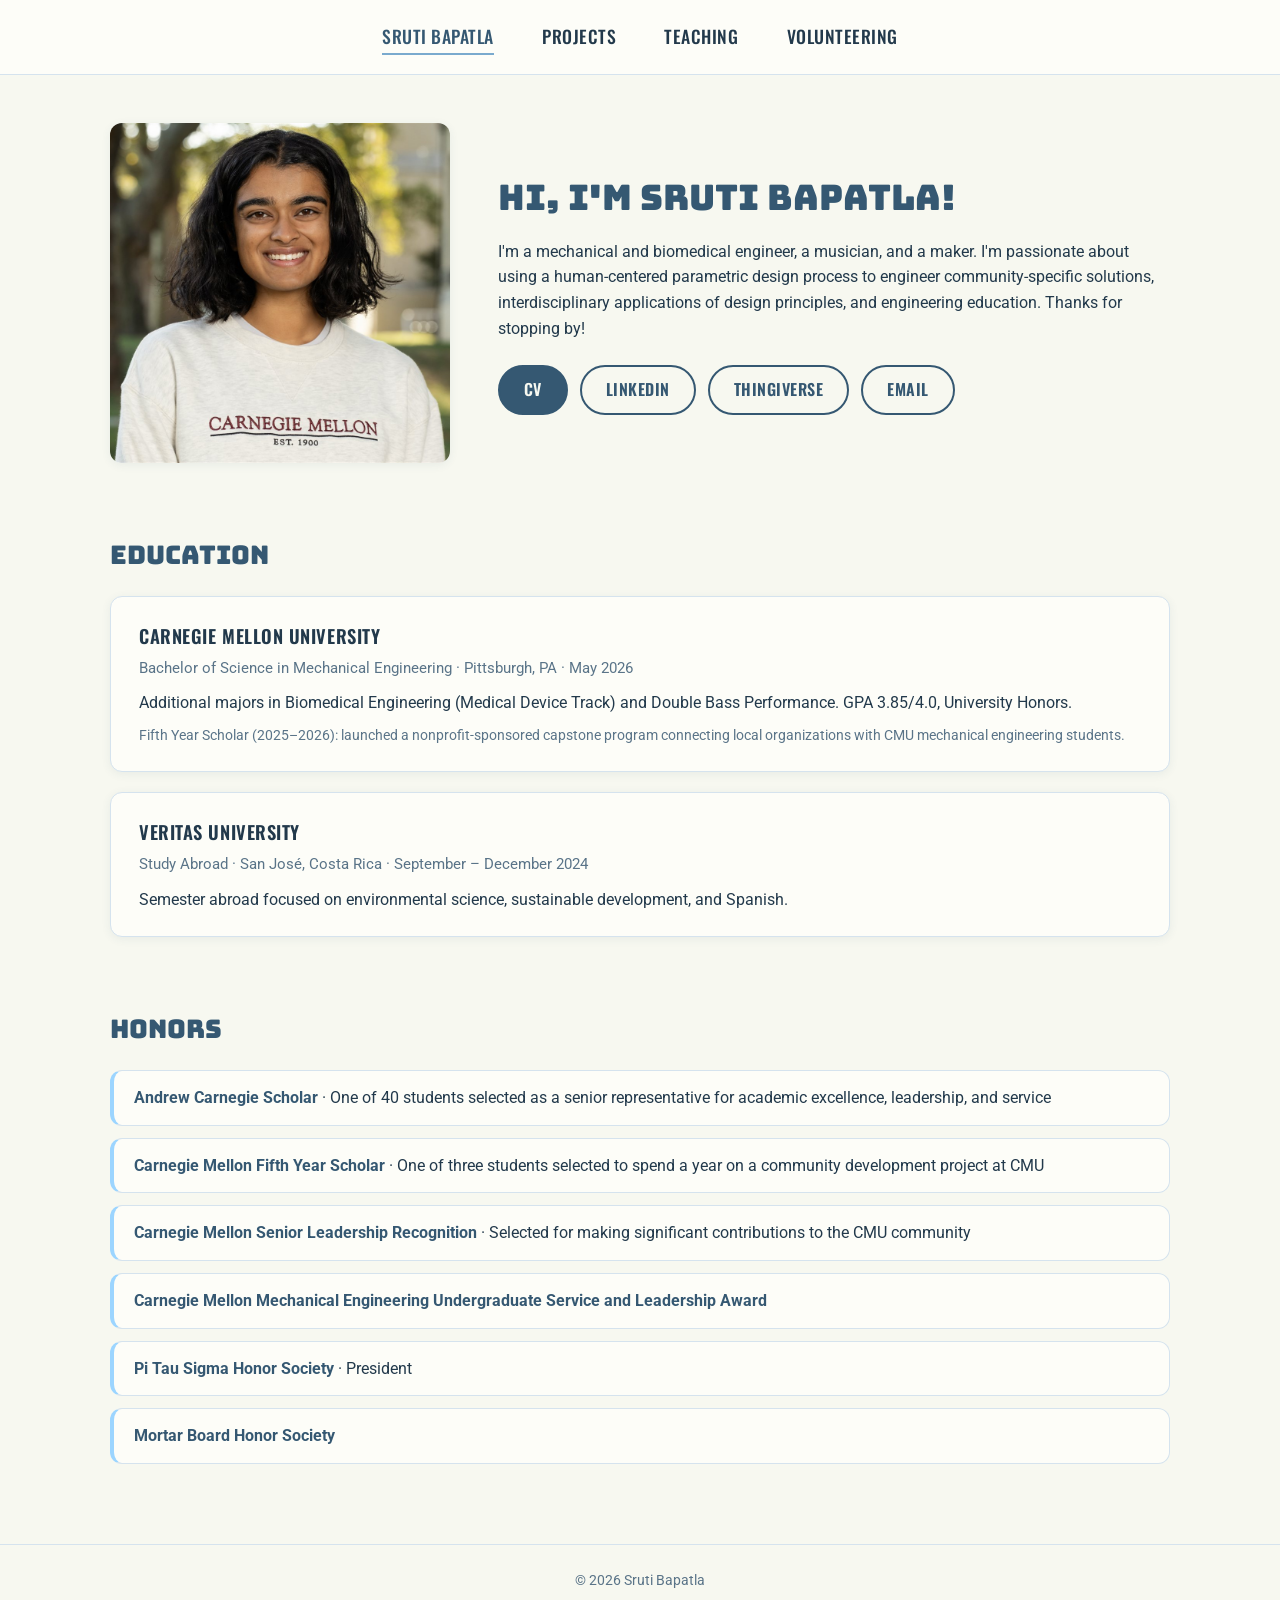
<file: index.html>
<!DOCTYPE html>
<html lang="en">
<head>
  <meta charset="UTF-8">
  <meta name="viewport" content="width=device-width, initial-scale=1.0">
  <title>Sruti Bapatla</title>
  <link rel="preconnect" href="https://fonts.googleapis.com">
  <link href="https://fonts.googleapis.com/css2?family=Bungee&family=Roboto:wght@400;500;700&family=Oswald:wght@500;600;700&display=swap" rel="stylesheet">
  <link rel="stylesheet" href="styles.css?v=19">
</head>
<body>
  <nav class="site-nav">
    <ul>
      <li><a href="index.html" class="active">Sruti Bapatla</a></li>
      <li><a href="projects.html">Projects</a></li>
      <li><a href="teaching.html">Teaching</a></li>
      <li><a href="volunteering.html">Volunteering</a></li>
    </ul>
  </nav>

  <main>
    <!-- ===== Photo + About Me ===== -->
    <section class="hero">
      <div class="hero-photo">
        <img src="images/sruti.jpg" alt="Photo of Sruti Bapatla">
      </div>

      <div class="hero-text">
        <h1>Hi, I'm Sruti Bapatla!</h1>
        <p>I'm a mechanical and biomedical engineer, a musician, and a maker. I'm passionate about using a human-centered parametric design process to engineer community-specific solutions, interdisciplinary applications of design principles, and engineering education. Thanks for stopping by!</p>

        <div class="button-row">
          <a class="btn primary" href="cv.pdf?v=2" target="_blank" rel="noopener">CV</a>
          <a class="btn" href="https://www.linkedin.com/in/sruti-bapatla" target="_blank" rel="noopener">LinkedIn</a>
          <a class="btn" href="https://www.thingiverse.com/srutibapatla/designs" target="_blank" rel="noopener">Thingiverse</a>
          <a class="btn" href="mailto:sbapatla@andrew.cmu.edu">Email</a>
        </div>
      </div>
    </section>

    <!-- ===== Education ===== -->
    <section class="section">
      <h2>Education</h2>

      <div class="edu-card">
        <h3>Carnegie Mellon University</h3>
        <p class="edu-meta">Bachelor of Science in Mechanical Engineering · Pittsburgh, PA · May 2026</p>
        <p>Additional majors in Biomedical Engineering (Medical Device Track) and Double Bass Performance. GPA 3.85/4.0, University Honors.</p>
        <p class="meta" style="margin-top: 8px;">Fifth Year Scholar (2025–2026): launched a nonprofit-sponsored capstone program connecting local organizations with CMU mechanical engineering students.</p>
      </div>

      <div class="edu-card">
        <h3>Veritas University</h3>
        <p class="edu-meta">Study Abroad · San José, Costa Rica · September – December 2024</p>
        <p>Semester abroad focused on environmental science, sustainable development, and Spanish.</p>
      </div>
    </section>

    <!-- ===== Honors ===== -->
    <section class="section">
      <h2>Honors</h2>
      <ul class="honors-list">
        <li><strong>Andrew Carnegie Scholar</strong> · One of 40 students selected as a senior representative for academic excellence, leadership, and service</li>
        <li><strong>Carnegie Mellon Fifth Year Scholar</strong> · One of three students selected to spend a year on a community development project at CMU</li>
        <li><strong>Carnegie Mellon Senior Leadership Recognition</strong> · Selected for making significant contributions to the CMU community</li>
        <li><strong>Carnegie Mellon Mechanical Engineering Undergraduate Service and Leadership Award</strong></li>
        <li><strong>Pi Tau Sigma Honor Society</strong> · President</li>
        <li><strong>Mortar Board Honor Society</strong></li>
      </ul>
    </section>
  </main>

  <footer>© 2026 Sruti Bapatla</footer>
</body>
</html>
</file>
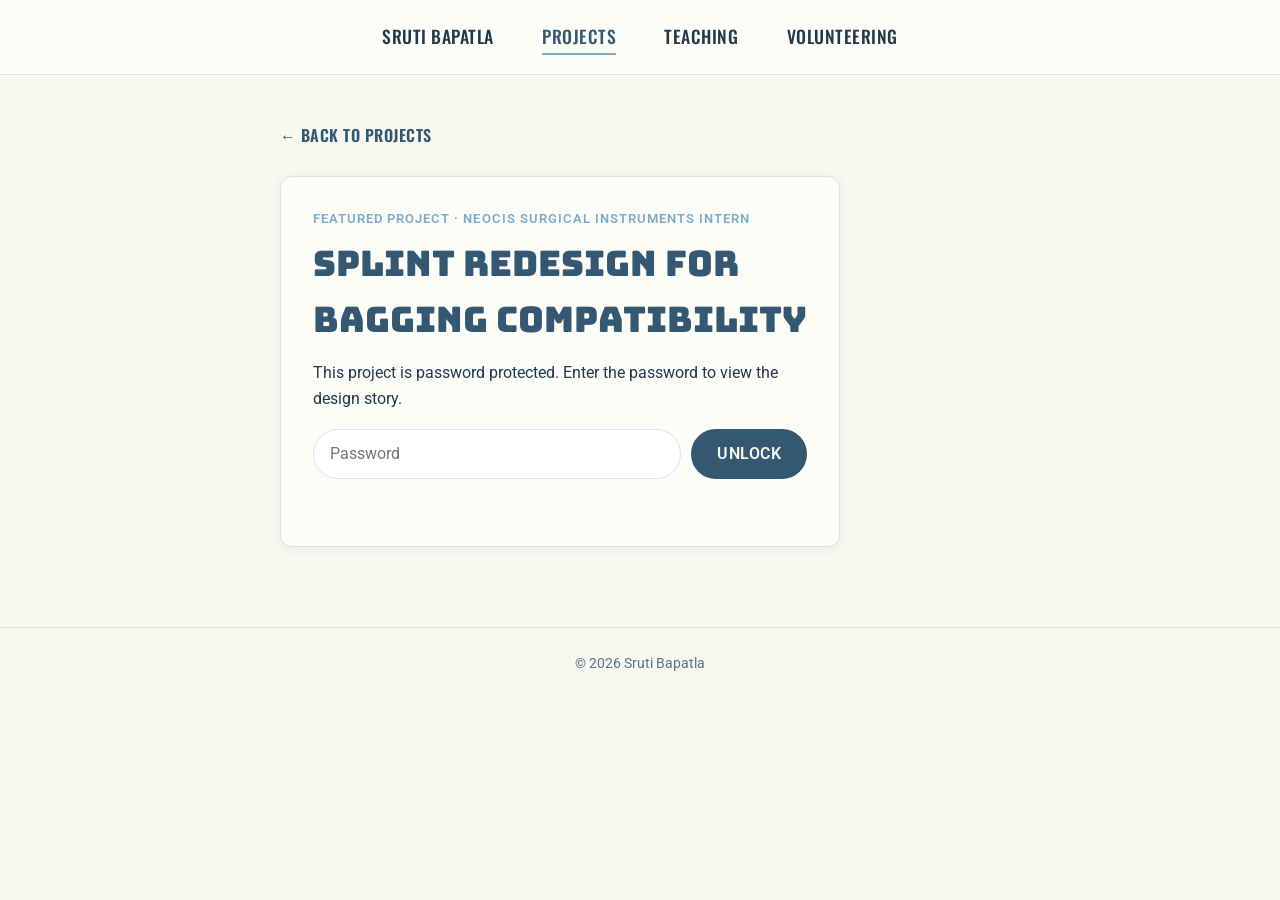
<file: neocis.html>
<!DOCTYPE html>
<html lang="en">
<head>
  <meta charset="UTF-8">
  <meta name="viewport" content="width=device-width, initial-scale=1.0">
  <meta name="robots" content="noindex">
  <title>Neocis | Sruti Bapatla</title>
  <link rel="preconnect" href="https://fonts.googleapis.com">
  <link href="https://fonts.googleapis.com/css2?family=Bungee&family=Roboto:wght@400;500;700&family=Oswald:wght@500;600;700&display=swap" rel="stylesheet">
  <link rel="stylesheet" href="styles.css?v=19">
</head>
<body>
  <nav class="site-nav">
    <ul>
      <li><a href="index.html">Sruti Bapatla</a></li>
      <li><a href="projects.html" class="active">Projects</a></li>
      <li><a href="teaching.html">Teaching</a></li>
      <li><a href="volunteering.html">Volunteering</a></li>
    </ul>
  </nav>

  <!--
    This page's content is encrypted in neocis.enc.
    To edit it: change private-src/neocis-content.html (or its images), then run
      pwsh private-src/build-neocis.ps1 -Password "<password>"
  -->
  <main class="post" id="post">
    <a class="back-link" href="projects.html#featured">&larr; Back to projects</a>

    <section class="lock-card">
      <p class="post-kicker">Featured Project · Neocis Surgical Instruments Intern</p>
      <h1>Splint Redesign for Bagging Compatibility</h1>
      <p>This project is password protected. Enter the password to view the design story.</p>
      <form id="unlock-form" class="lock-form">
        <label for="pw" class="visually-hidden">Password</label>
        <input id="pw" type="password" placeholder="Password" autocomplete="current-password" required>
        <button class="btn primary" type="submit">Unlock</button>
      </form>
      <p id="lock-msg" class="lock-msg" role="status" aria-live="polite"></p>
    </section>
  </main>

  <footer>© 2026 Sruti Bapatla</footer>

  <script>
    (() => {
      const form = document.getElementById("unlock-form");
      const input = document.getElementById("pw");
      const msg = document.getElementById("lock-msg");
      const post = document.getElementById("post");
      const KEY = "neocis-pw";
      let encrypted = null;

      async function decrypt(password) {
        if (!encrypted) {
          const res = await fetch("neocis.enc", { cache: "no-cache" });
          if (!res.ok) throw new Error("load");
          encrypted = new Uint8Array(await res.arrayBuffer());
        }
        const salt = encrypted.slice(0, 16);
        const iv = encrypted.slice(16, 28);
        const data = encrypted.slice(28);
        const base = await crypto.subtle.importKey("raw", new TextEncoder().encode(password), "PBKDF2", false, ["deriveKey"]);
        const key = await crypto.subtle.deriveKey(
          { name: "PBKDF2", salt, iterations: 300000, hash: "SHA-256" },
          base, { name: "AES-GCM", length: 256 }, false, ["decrypt"]);
        const plain = await crypto.subtle.decrypt({ name: "AES-GCM", iv }, key, data);
        return new TextDecoder().decode(plain);
      }

      async function unlock(password, remember) {
        msg.textContent = "Unlocking…";
        try {
          post.innerHTML = await decrypt(password);
          if (remember) { try { sessionStorage.setItem(KEY, password); } catch (e) {} }
          window.scrollTo(0, 0);
        } catch (e) {
          msg.textContent = e.message === "load"
            ? "Couldn't load the project. Please try again."
            : "That password isn't right.";
          try { sessionStorage.removeItem(KEY); } catch (e2) {}
          input.select();
        }
      }

      form.addEventListener("submit", (e) => {
        e.preventDefault();
        unlock(input.value, true);
      });

      // Stay unlocked across reloads in the same browser tab.
      let saved = null;
      try { saved = sessionStorage.getItem(KEY); } catch (e) {}
      if (saved) unlock(saved, false);
    })();
  </script>
</body>
</html>
</file>
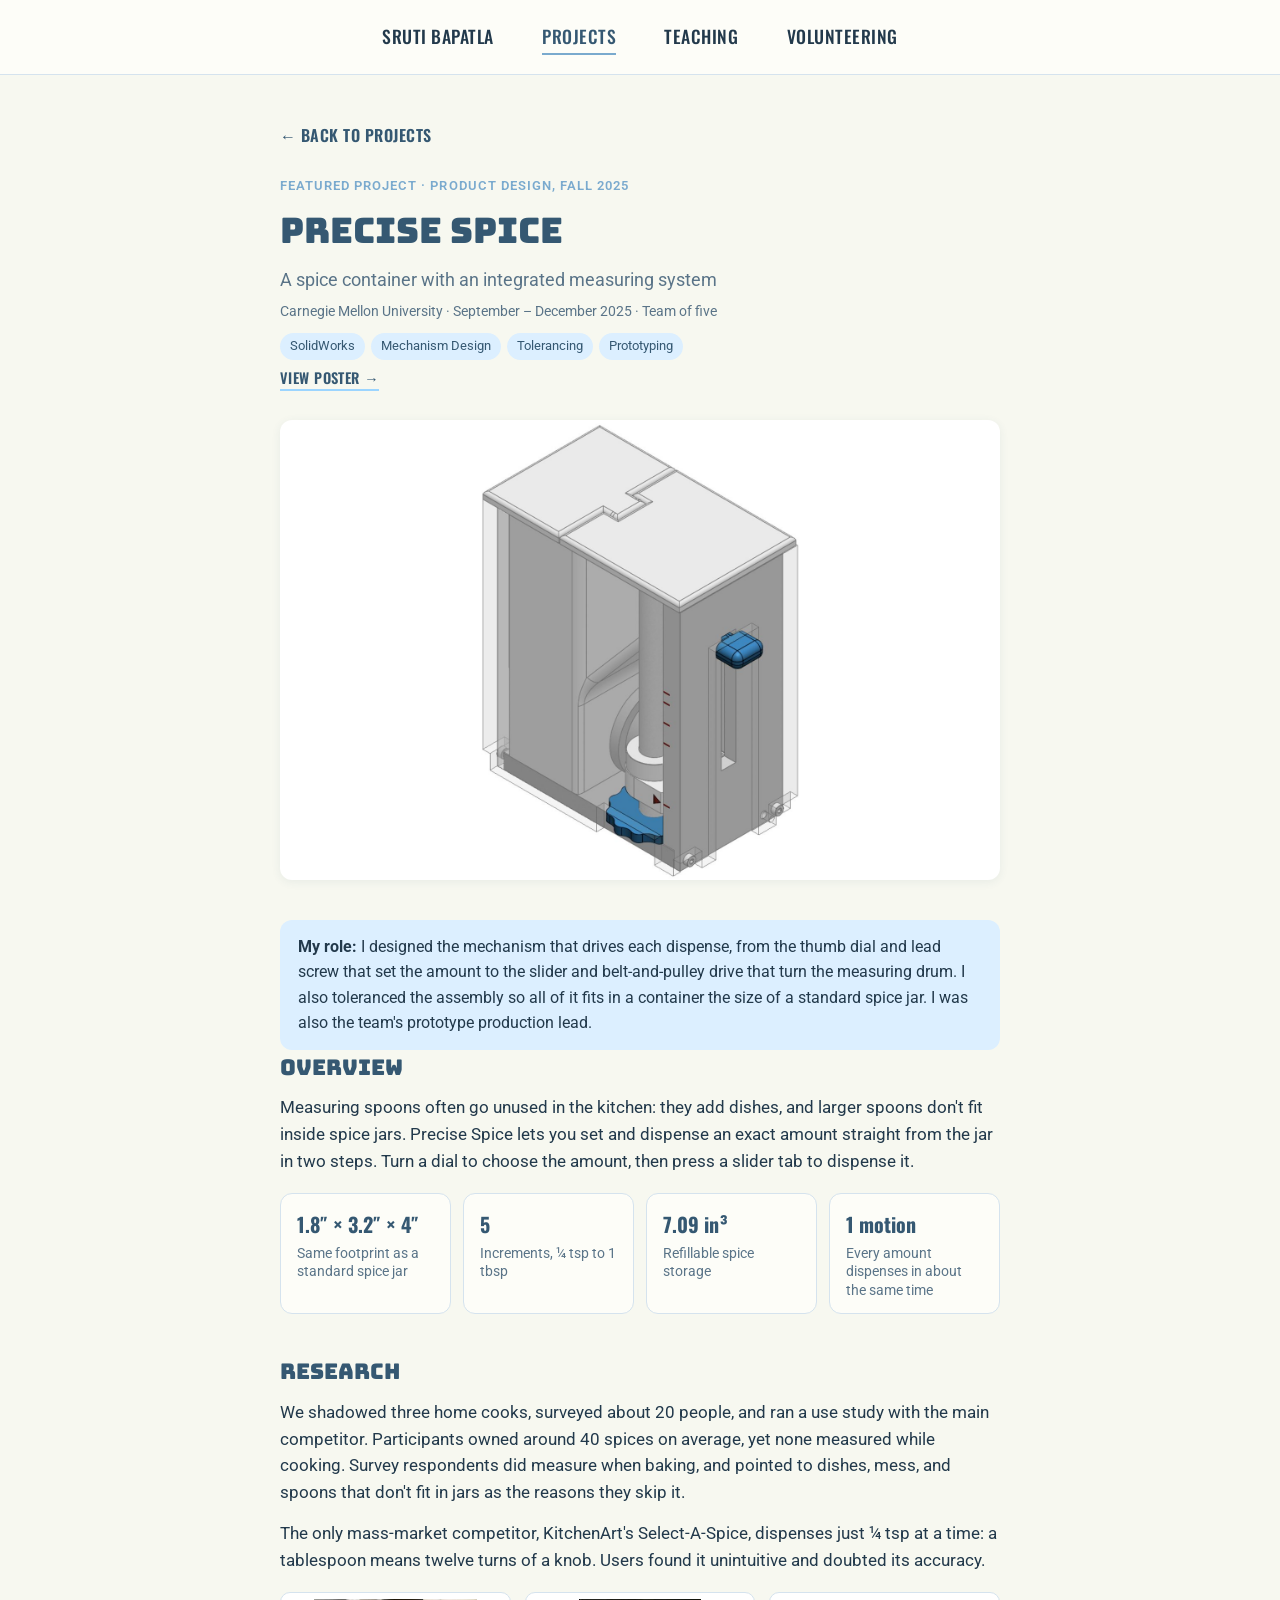
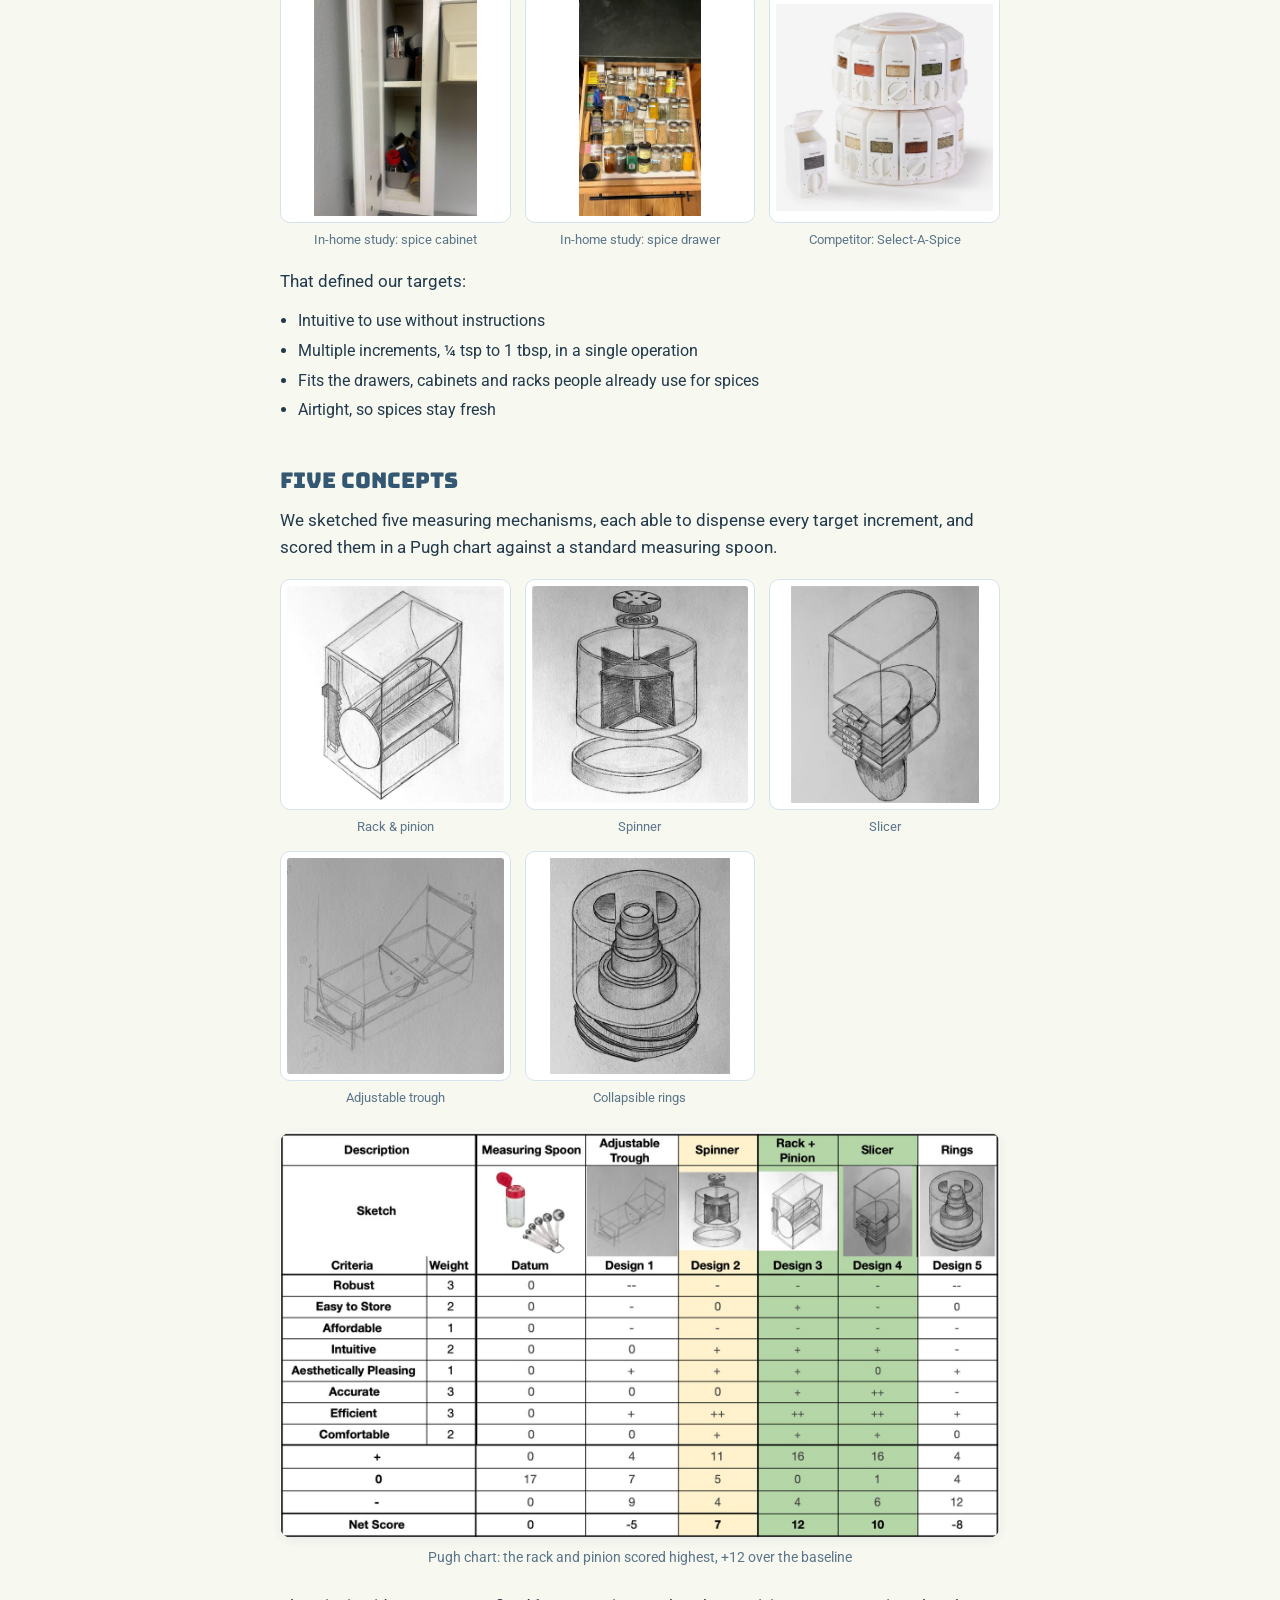
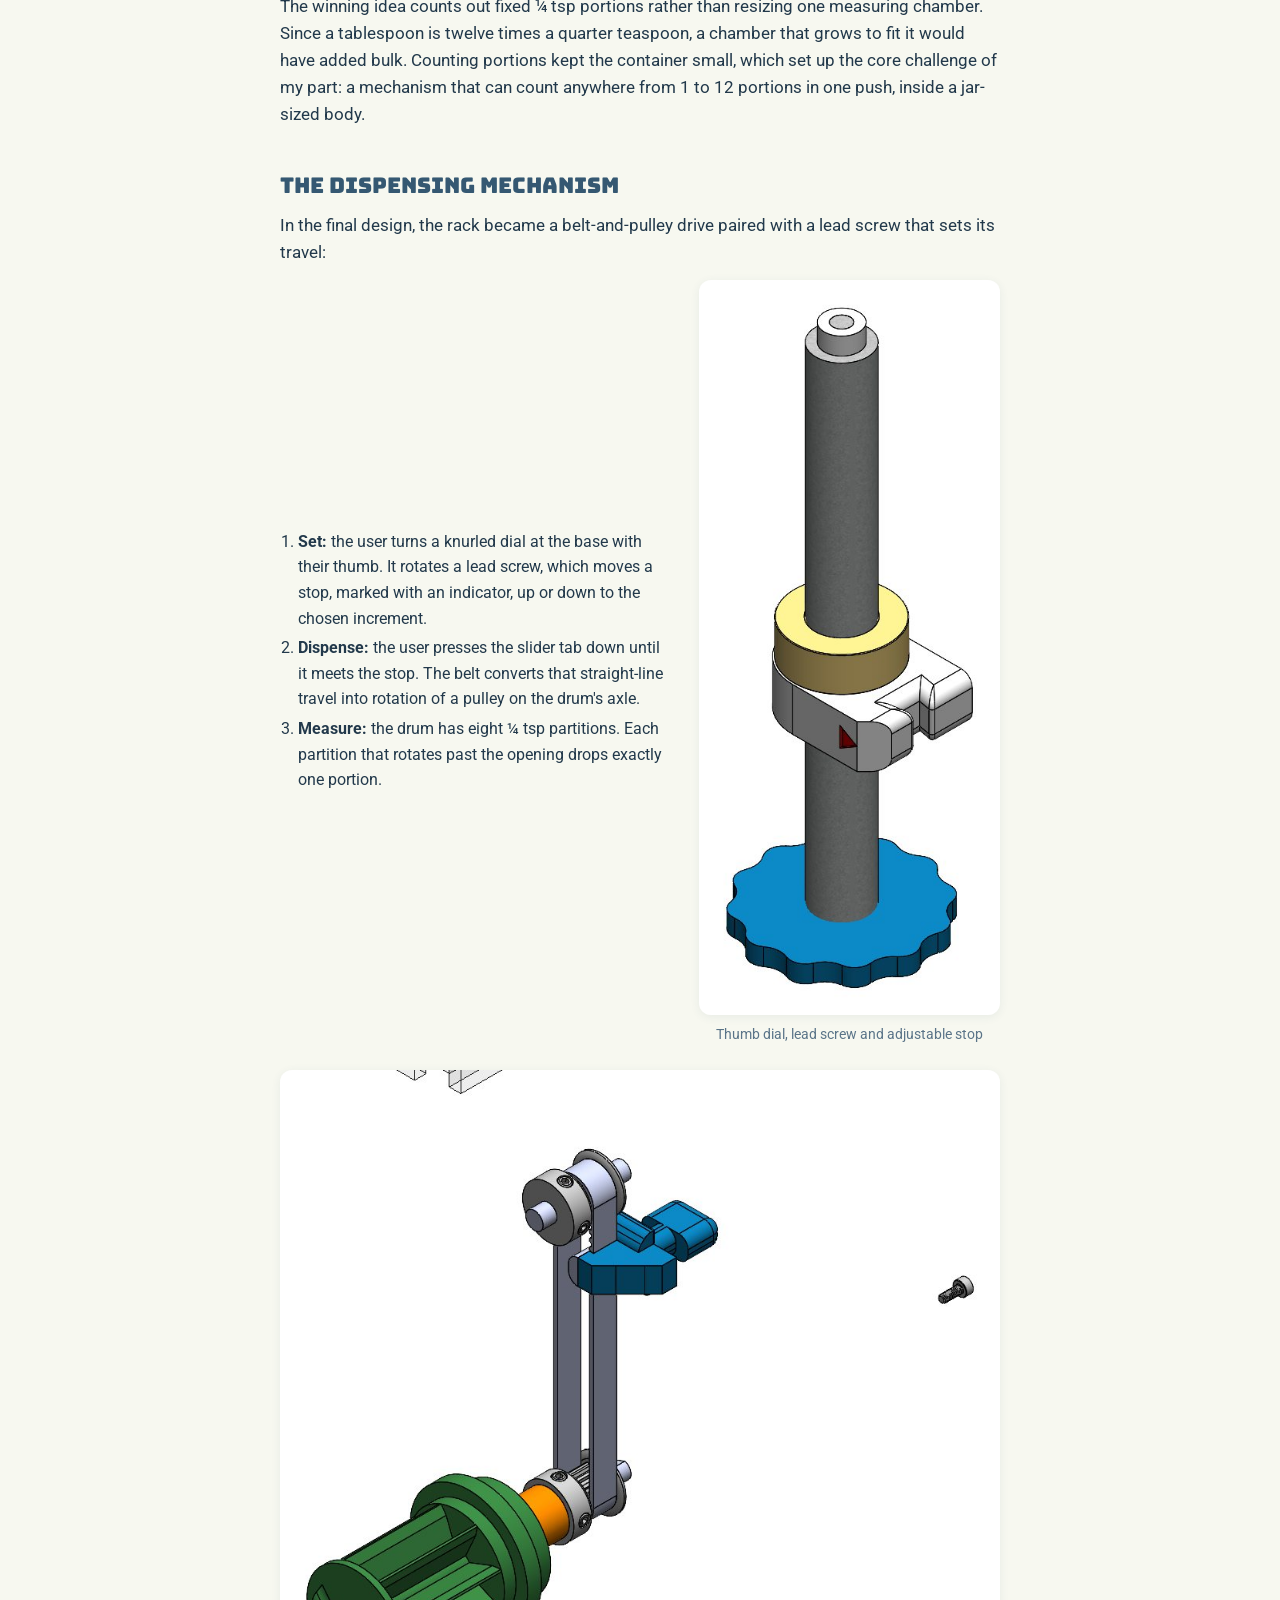
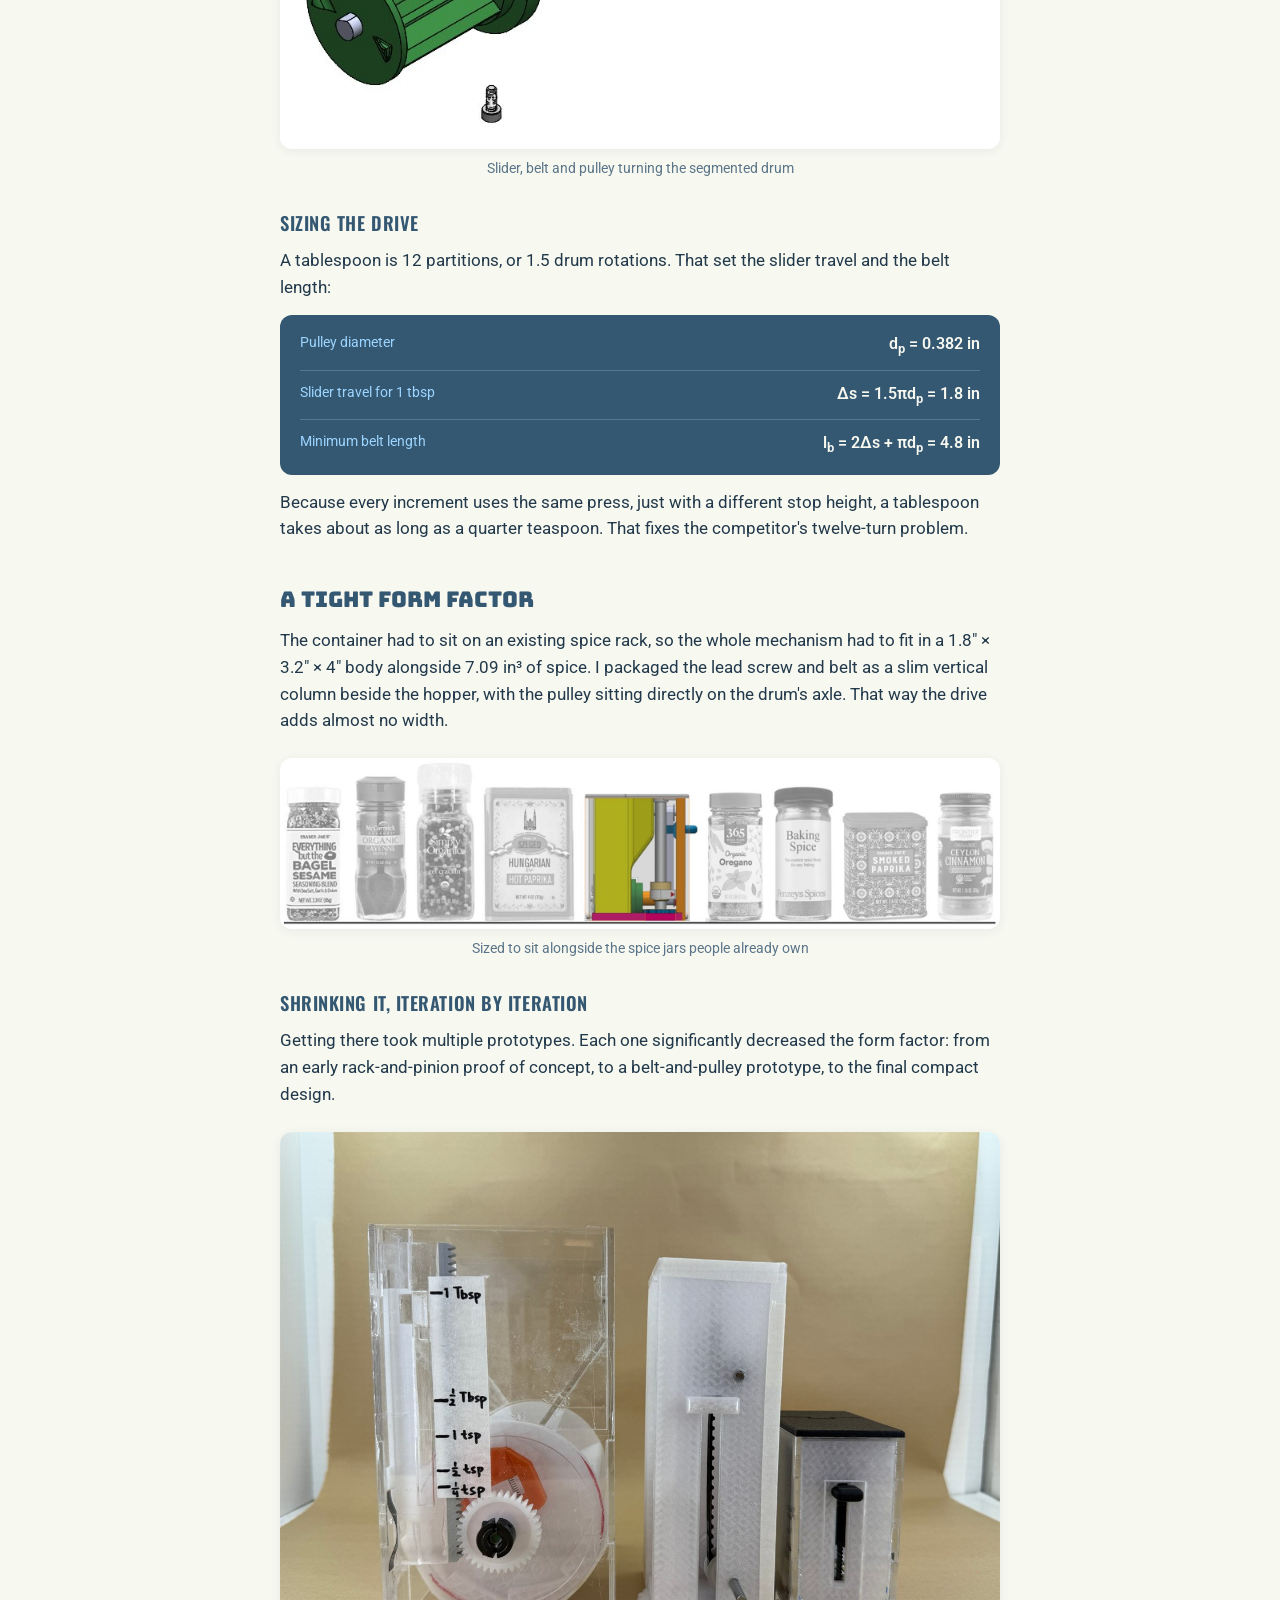
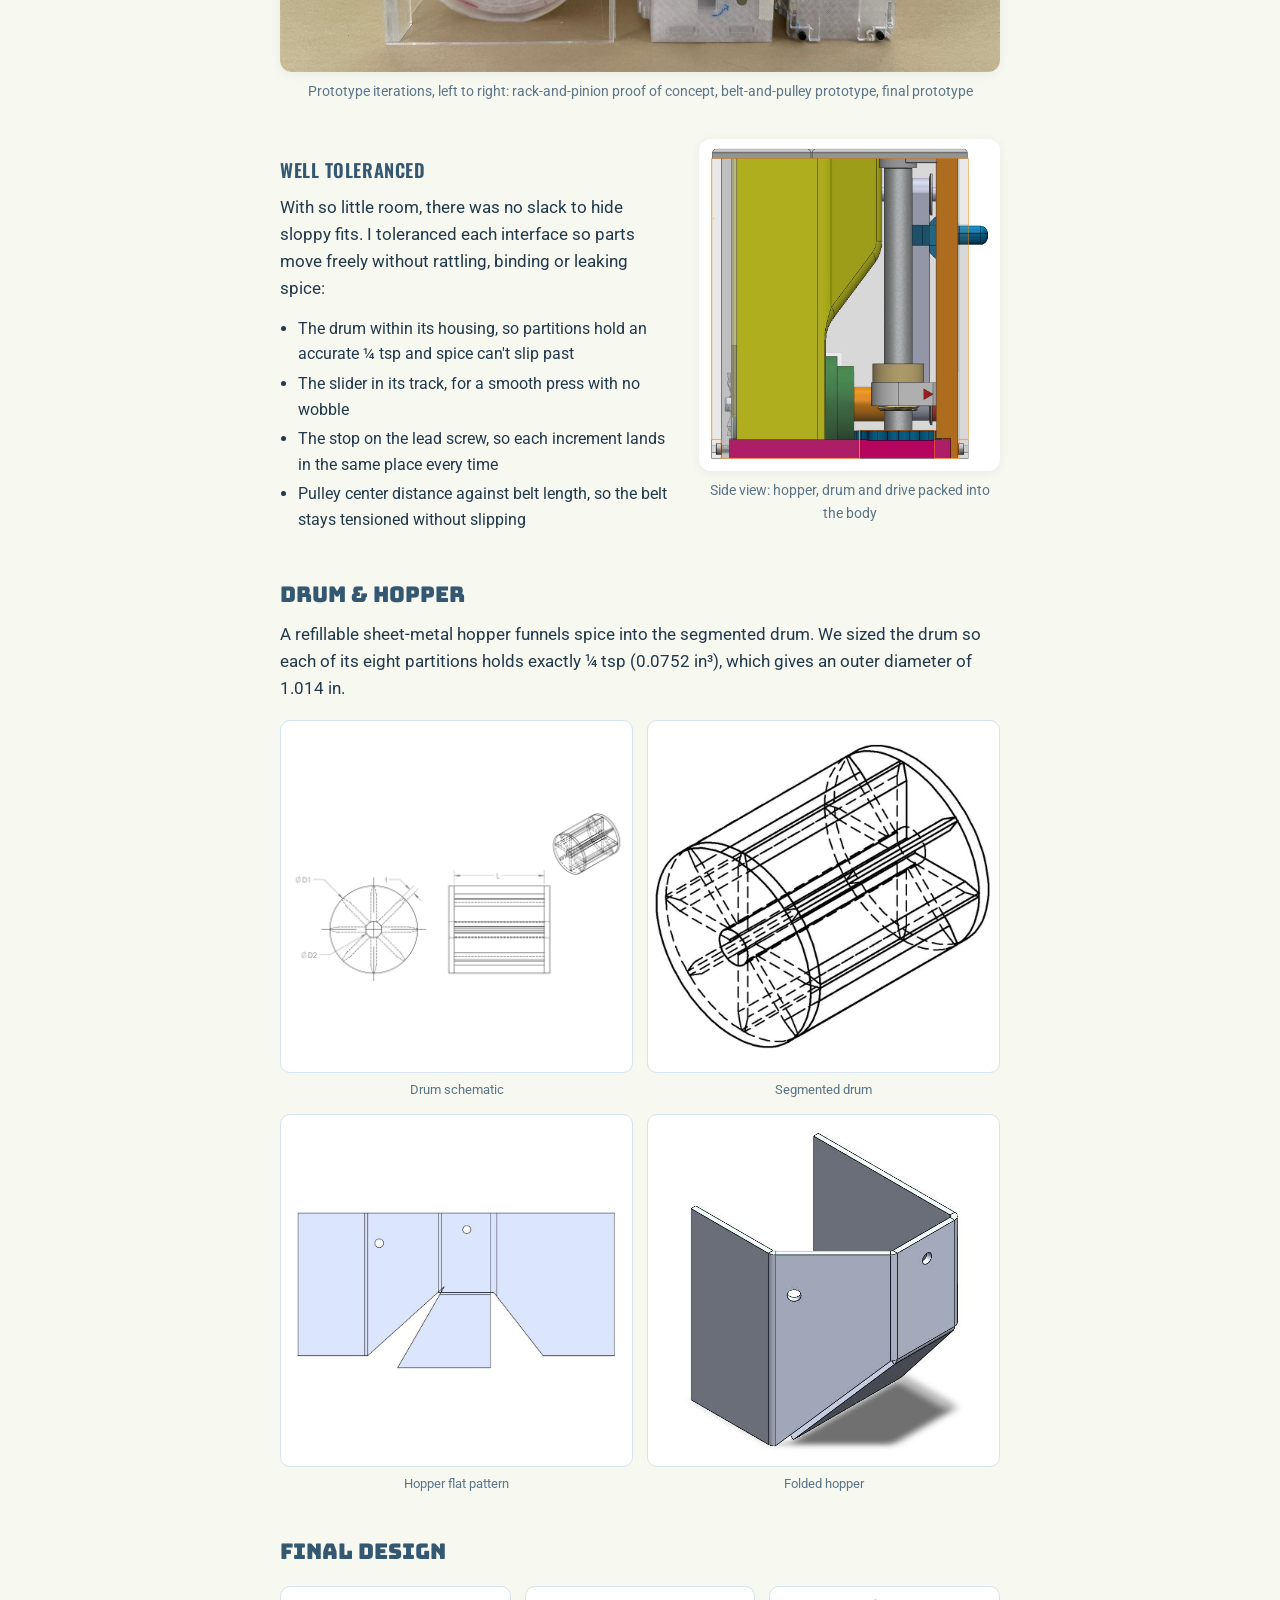
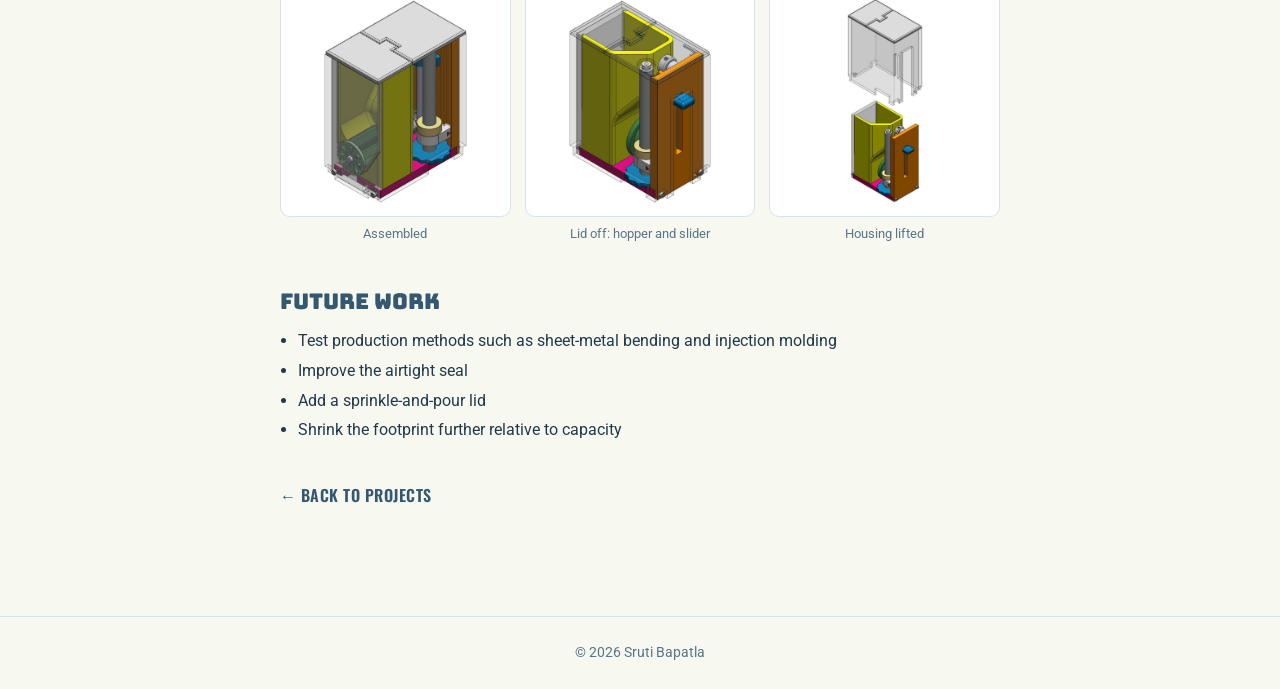
<file: precise-spice.html>
<!DOCTYPE html>
<html lang="en">
<head>
  <meta charset="UTF-8">
  <meta name="viewport" content="width=device-width, initial-scale=1.0">
  <title>Precise Spice | Sruti Bapatla</title>
  <link rel="preconnect" href="https://fonts.googleapis.com">
  <link href="https://fonts.googleapis.com/css2?family=Bungee&family=Roboto:wght@400;500;700&family=Oswald:wght@500;600;700&display=swap" rel="stylesheet">
  <link rel="stylesheet" href="styles.css?v=19">
</head>
<body>
  <nav class="site-nav">
    <ul>
      <li><a href="index.html">Sruti Bapatla</a></li>
      <li><a href="projects.html" class="active">Projects</a></li>
      <li><a href="teaching.html">Teaching</a></li>
      <li><a href="volunteering.html">Volunteering</a></li>
    </ul>
  </nav>

  <main class="post">
    <a class="back-link" href="projects.html#featured">&larr; Back to projects</a>

    <header class="post-header">
      <p class="post-kicker">Featured Project · Product Design, Fall 2025</p>
      <h1>Precise Spice</h1>
      <p class="post-subtitle">A spice container with an integrated measuring system</p>
      <p class="meta">Carnegie Mellon University · September – December 2025 · Team of five</p>
      <ul class="skills"><li>SolidWorks</li><li>Mechanism Design</li><li>Tolerancing</li><li>Prototyping</li></ul>
      <a class="poster-link" href="posters/precisespiceposter.pdf" target="_blank" rel="noopener">View poster &rarr;</a>
    </header>

    <img class="post-hero contain" src="images/spice/hero.jpg" alt="Precise Spice final CAD">

    <p class="post-callout"><strong>My role:</strong> I designed the mechanism that drives each dispense, from the thumb dial and lead screw that set the amount to the slider and belt-and-pulley drive that turn the measuring drum. I also toleranced the assembly so all of it fits in a container the size of a standard spice jar. I was also the team's prototype production lead.</p>

    <!-- ===== Overview ===== -->
    <section class="post-section">
      <h2>Overview</h2>
      <p>Measuring spoons often go unused in the kitchen: they add dishes, and larger spoons don't fit inside spice jars. Precise Spice lets you set and dispense an exact amount straight from the jar in two steps. Turn a dial to choose the amount, then press a slider tab to dispense it.</p>
      <div class="stat-row">
        <div class="stat"><span class="stat-num">1.8″ × 3.2″ × 4″</span><span class="stat-label">Same footprint as a standard spice jar</span></div>
        <div class="stat"><span class="stat-num">5</span><span class="stat-label">Increments, ¼ tsp to 1 tbsp</span></div>
        <div class="stat"><span class="stat-num">7.09 in³</span><span class="stat-label">Refillable spice storage</span></div>
        <div class="stat"><span class="stat-num">1 motion</span><span class="stat-label">Every amount dispenses in about the same time</span></div>
      </div>
    </section>

    <!-- ===== Research ===== -->
    <section class="post-section">
      <h2>Research</h2>
      <p>We shadowed three home cooks, surveyed about 20 people, and ran a use study with the main competitor. Participants owned around 40 spices on average, yet none measured while cooking. Survey respondents did measure when baking, and pointed to dishes, mess, and spoons that don't fit in jars as the reasons they skip it.</p>
      <p>The only mass-market competitor, KitchenArt's Select-A-Spice, dispenses just ¼ tsp at a time: a tablespoon means twelve turns of a knob. Users found it unintuitive and doubted its accuracy.</p>
      <div class="post-grid">
        <figure><img src="images/spice/research-cabinet.jpg" alt="Spice cabinet from the in-home study"><figcaption>In-home study: spice cabinet</figcaption></figure>
        <figure><img src="images/spice/research-drawer.jpg" alt="Spice drawer from the in-home study"><figcaption>In-home study: spice drawer</figcaption></figure>
        <figure><img src="images/spice/competitor.jpg" alt="KitchenArt Select-A-Spice carousel"><figcaption>Competitor: Select-A-Spice</figcaption></figure>
      </div>
      <p>That defined our targets:</p>
      <ul class="post-list">
        <li>Intuitive to use without instructions</li>
        <li>Multiple increments, ¼ tsp to 1 tbsp, in a single operation</li>
        <li>Fits the drawers, cabinets and racks people already use for spices</li>
        <li>Airtight, so spices stay fresh</li>
      </ul>
    </section>

    <!-- ===== Concepts ===== -->
    <section class="post-section">
      <h2>Five Concepts</h2>
      <p>We sketched five measuring mechanisms, each able to dispense every target increment, and scored them in a Pugh chart against a standard measuring spoon.</p>
      <div class="post-grid">
        <figure><img src="images/spice/sketch-rack.jpg" alt="Rack and pinion concept sketch"><figcaption>Rack &amp; pinion</figcaption></figure>
        <figure><img src="images/spice/sketch-spinner.jpg" alt="Spinner concept sketch"><figcaption>Spinner</figcaption></figure>
        <figure><img src="images/spice/sketch-slicer.jpg" alt="Slicer concept sketch"><figcaption>Slicer</figcaption></figure>
        <figure><img src="images/spice/sketch-trough.jpg" alt="Adjustable trough concept sketch"><figcaption>Adjustable trough</figcaption></figure>
        <figure><img src="images/spice/sketch-rings.jpg" alt="Collapsible rings concept sketch"><figcaption>Collapsible rings</figcaption></figure>
      </div>
      <figure class="post-figure">
        <img src="images/spice/pugh.jpg" alt="Pugh chart of the five concepts">
        <figcaption>Pugh chart: the rack and pinion scored highest, +12 over the baseline</figcaption>
      </figure>
      <p>The winning idea counts out fixed ¼ tsp portions rather than resizing one measuring chamber. Since a tablespoon is twelve times a quarter teaspoon, a chamber that grows to fit it would have added bulk. Counting portions kept the container small, which set up the core challenge of my part: a mechanism that can count anywhere from 1 to 12 portions in one push, inside a jar-sized body.</p>
    </section>

    <!-- ===== Mechanism ===== -->
    <section class="post-section">
      <h2>The Dispensing Mechanism</h2>
      <p>In the final design, the rack became a belt-and-pulley drive paired with a lead screw that sets its travel:</p>
      <div class="post-split">
        <ol class="post-list">
          <li><strong>Set:</strong> the user turns a knurled dial at the base with their thumb. It rotates a lead screw, which moves a stop, marked with an indicator, up or down to the chosen increment.</li>
          <li><strong>Dispense:</strong> the user presses the slider tab down until it meets the stop. The belt converts that straight-line travel into rotation of a pulley on the drum's axle.</li>
          <li><strong>Measure:</strong> the drum has eight ¼ tsp partitions. Each partition that rotates past the opening drops exactly one portion.</li>
        </ol>
        <figure class="post-figure">
          <img src="images/spice/mech-leadscrew.jpg" alt="Lead screw with adjustable stop and thumb dial">
          <figcaption>Thumb dial, lead screw and adjustable stop</figcaption>
        </figure>
      </div>
      <figure class="post-figure">
        <img src="images/spice/mech-belt.jpg" alt="Belt and pulley drive connected to the segmented drum">
        <figcaption>Slider, belt and pulley turning the segmented drum</figcaption>
      </figure>
      <h3>Sizing the drive</h3>
      <p>A tablespoon is 12 partitions, or 1.5 drum rotations. That set the slider travel and the belt length:</p>
      <div class="calc">
        <div><span>Pulley diameter</span><strong>d<sub>p</sub> = 0.382 in</strong></div>
        <div><span>Slider travel for 1 tbsp</span><strong>Δs = 1.5πd<sub>p</sub> = 1.8 in</strong></div>
        <div><span>Minimum belt length</span><strong>l<sub>b</sub> = 2Δs + πd<sub>p</sub> = 4.8 in</strong></div>
      </div>
      <p>Because every increment uses the same press, just with a different stop height, a tablespoon takes about as long as a quarter teaspoon. That fixes the competitor's twelve-turn problem.</p>
    </section>

    <!-- ===== Form factor & tolerancing ===== -->
    <section class="post-section">
      <h2>A Tight Form Factor</h2>
      <p>The container had to sit on an existing spice rack, so the whole mechanism had to fit in a 1.8″ × 3.2″ × 4″ body alongside 7.09 in³ of spice. I packaged the lead screw and belt as a slim vertical column beside the hopper, with the pulley sitting directly on the drum's axle. That way the drive adds almost no width.</p>
      <figure class="post-figure">
        <img src="images/spice/lineup.jpg" alt="Precise Spice lined up with standard store-bought spice jars">
        <figcaption>Sized to sit alongside the spice jars people already own</figcaption>
      </figure>
      <h3>Shrinking it, iteration by iteration</h3>
      <p>Getting there took multiple prototypes. Each one significantly decreased the form factor: from an early rack-and-pinion proof of concept, to a belt-and-pulley prototype, to the final compact design.</p>
      <figure class="post-figure">
        <img src="images/spice/prototypes.jpg" alt="Three Precise Spice prototypes side by side, getting smaller from left to right">
        <figcaption>Prototype iterations, left to right: rack-and-pinion proof of concept, belt-and-pulley prototype, final prototype</figcaption>
      </figure>
      <div class="post-split">
        <div>
          <h3>Well toleranced</h3>
          <p>With so little room, there was no slack to hide sloppy fits. I toleranced each interface so parts move freely without rattling, binding or leaking spice:</p>
          <ul class="post-list">
            <li>The drum within its housing, so partitions hold an accurate ¼ tsp and spice can't slip past</li>
            <li>The slider in its track, for a smooth press with no wobble</li>
            <li>The stop on the lead screw, so each increment lands in the same place every time</li>
            <li>Pulley center distance against belt length, so the belt stays tensioned without slipping</li>
          </ul>
        </div>
        <figure class="post-figure">
          <img src="images/spice/final-section.jpg" alt="Side view showing the mechanism packaged beside the hopper">
          <figcaption>Side view: hopper, drum and drive packed into the body</figcaption>
        </figure>
      </div>
    </section>

    <!-- ===== Drum & hopper ===== -->
    <section class="post-section">
      <h2>Drum &amp; Hopper</h2>
      <p>A refillable sheet-metal hopper funnels spice into the segmented drum. We sized the drum so each of its eight partitions holds exactly ¼ tsp (0.0752 in³), which gives an outer diameter of 1.014 in.</p>
      <div class="post-grid two">
        <figure><img src="images/spice/drum-schematic.jpg" alt="Drum schematic"><figcaption>Drum schematic</figcaption></figure>
        <figure><img src="images/spice/drum-3d.jpg" alt="Segmented drum wireframe"><figcaption>Segmented drum</figcaption></figure>
        <figure><img src="images/spice/hopper-flat.jpg" alt="Flat pattern of the sheet-metal hopper"><figcaption>Hopper flat pattern</figcaption></figure>
        <figure><img src="images/spice/hopper-3d.jpg" alt="Folded sheet-metal hopper"><figcaption>Folded hopper</figcaption></figure>
      </div>
    </section>

    <!-- ===== Final design ===== -->
    <section class="post-section">
      <h2>Final Design</h2>
      <div class="post-grid">
        <figure><img src="images/spice/final-closed.jpg" alt="Final design with lid closed"><figcaption>Assembled</figcaption></figure>
        <figure><img src="images/spice/final-open.jpg" alt="Final design with lid off showing the hopper"><figcaption>Lid off: hopper and slider</figcaption></figure>
        <figure><img src="images/spice/final-exploded.jpg" alt="Final design with housing lifted"><figcaption>Housing lifted</figcaption></figure>
      </div>
    </section>

    <!-- ===== Future work ===== -->
    <section class="post-section">
      <h2>Future Work</h2>
      <ul class="post-list">
        <li>Test production methods such as sheet-metal bending and injection molding</li>
        <li>Improve the airtight seal</li>
        <li>Add a sprinkle-and-pour lid</li>
        <li>Shrink the footprint further relative to capacity</li>
      </ul>
    </section>

    <a class="back-link" href="projects.html#featured">&larr; Back to projects</a>
  </main>

  <footer>© 2026 Sruti Bapatla</footer>
</body>
</html>
</file>
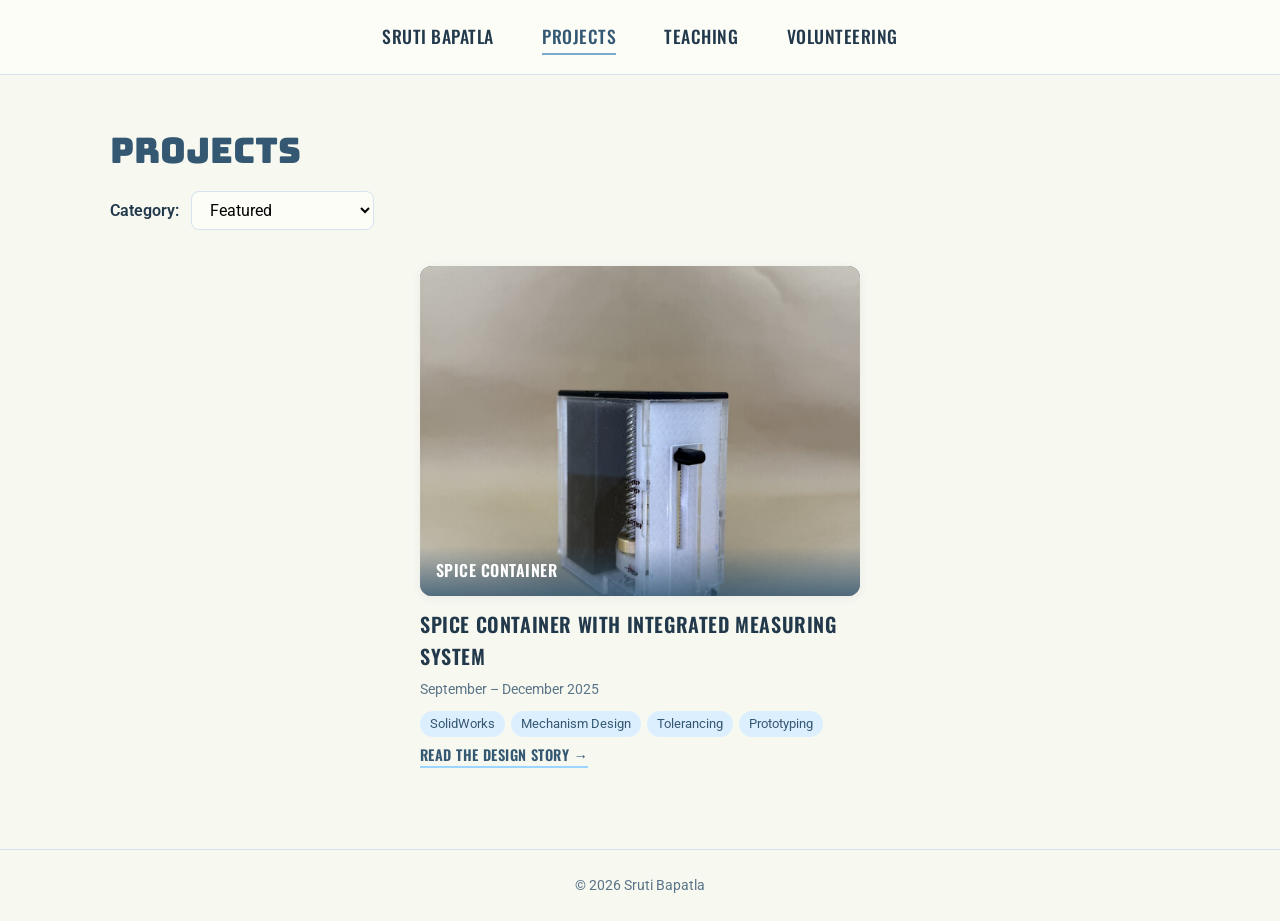
<file: projects.html>
<!DOCTYPE html>
<html lang="en">
<head>
  <meta charset="UTF-8">
  <meta name="viewport" content="width=device-width, initial-scale=1.0">
  <title>Projects | Sruti Bapatla</title>
  <link rel="preconnect" href="https://fonts.googleapis.com">
  <link href="https://fonts.googleapis.com/css2?family=Bungee&family=Roboto:wght@400;500;700&family=Oswald:wght@500;600;700&display=swap" rel="stylesheet">
  <link rel="stylesheet" href="styles.css?v=19">
</head>
<body>
  <nav class="site-nav">
    <ul>
      <li><a href="index.html">Sruti Bapatla</a></li>
      <li><a href="projects.html" class="active">Projects</a></li>
      <li><a href="teaching.html">Teaching</a></li>
      <li><a href="volunteering.html">Volunteering</a></li>
    </ul>
  </nav>

  <main>
    <h1>Projects</h1>

    <div class="filter-bar">
      <label for="project-filter">Category:</label>
      <select id="project-filter">
        <option value="featured">Featured</option>
        <option value="professional">Professional</option>
        <option value="academic">Academic</option>
        <option value="fun-fabrication">Fabrication Fun</option>
      </select>
    </div>

    <!--
      EDIT each project card:
        - img src: swap images/placeholder.svg for your picture
        - .overlay: the description shown on hover
        - .skills: one <li> per skill
    -->

    <!-- ===== Featured (click through to a design write-up) ===== -->
    <section class="project-group" id="featured">
      <div class="project-grid featured-grid">

        <!-- Archived for now: remove "hidden" to bring the Neocis card back -->
        <article class="project-card" hidden>
          <a class="card-link" href="neocis.html">
            <div class="project-cover">
              <img src="images/yomi.jpg" alt="Neocis Yomi robotic dental surgery system">
              <div class="cover-title">Neocis</div>
              <div class="overlay"><p>Redesigned the extraoral fiducial array so patients can be oxygenated by mask rather than intubated during a hypoxemic event. Prototyped 10 iterations that passed stress, deflection and clearance tests, then refined form, comfort and clarity from surgeon feedback; the design advanced to DFM review.</p><p>Designed a gravity-fed hopper that drops all ~12 fluorescent beads into a fiducial array with one button press, replacing hand placement. Added a thumb rest and a completion click from operator observation, and made the CAD parametric for changing fiducial shapes.</p></div>
            </div>
            <h3>Neocis: Surgical Instruments Intern</h3>
          </a>
          <p class="meta">Miami, FL · June – August 2025</p>
          <ul class="skills"><li>SolidWorks</li><li>3D Printing</li><li>DFMA</li><li>Human Factors</li><li>Human-Centered Design</li><li>User Testing</li><li>Injection Molding</li></ul>
          <a class="poster-link" href="neocis.html">Read the design story (password required) &rarr;</a>
        </article>

        <article class="project-card">
          <a class="card-link" href="precise-spice.html">
            <div class="project-cover">
              <img src="images/precisespicecover.jpg" alt="Spice container">
              <div class="cover-title">Spice Container</div>
              <div class="overlay"><p>A spice-jar-sized container that measures and dispenses ¼ tsp to 1 tbsp in one press. I designed the lead-screw and belt-and-pulley dispensing mechanism and toleranced it to fit the tight form factor.</p></div>
            </div>
            <h3>Spice Container with Integrated Measuring System</h3>
          </a>
          <p class="meta">September – December 2025</p>
          <ul class="skills"><li>SolidWorks</li><li>Mechanism Design</li><li>Tolerancing</li><li>Prototyping</li></ul>
          <a class="poster-link" href="precise-spice.html">Read the design story &rarr;</a>
        </article>

      </div>
    </section>

    <!-- ===== Professional ===== -->
    <section class="project-group" id="professional">
      <div class="project-grid">

        <article class="project-card">
          <div class="project-cover">
            <img src="images/palau-recruitment.gif" alt="Animated Power BI recruitment metrics dashboard">
            <div class="cover-title">Republic of Palau</div>
            <div class="overlay"><p>For Palau's Ministry of Human Resources, I built dynamic, interactive Power BI dashboards that automate HR reporting, plus data entry and organizational systems in Microsoft Access, while adapting my work to a new cultural context.</p></div>
          </div>
          <h3>Republic of Palau: Tech Consulting in Global Community Intern</h3>
          <p class="meta">Koror, Palau · May – July 2026</p>
          <ul class="skills"><li>Power BI</li><li>Microsoft Access</li><li>Data Systems</li><li>Human-Centered Design</li><li>Cross-Cultural Collaboration</li></ul>
        </article>

        <article class="project-card">
          <div class="project-cover">
            <img src="images/yomi.jpg" alt="Neocis Yomi robotic dental surgery system">
            <div class="cover-title">Neocis</div>
            <div class="overlay"><p>Redesigned the extraoral fiducial array so patients can be oxygenated by mask rather than intubated during a hypoxemic event. Prototyped 10 iterations that passed stress, deflection and clearance tests, then refined form, comfort and clarity from surgeon feedback; the design advanced to DFM review.</p><p>Designed a gravity-fed hopper that drops all ~12 fluorescent beads into a fiducial array with one button press, replacing hand placement. Added a thumb rest and a completion click from operator observation, and made the CAD parametric for changing fiducial shapes.</p></div>
          </div>
          <h3>Neocis: Surgical Instruments Intern</h3>
          <p class="meta">Miami, FL · June – August 2025</p>
          <ul class="skills"><li>SolidWorks</li><li>3D Printing</li><li>DFMA</li><li>Human Factors</li><li>Human-Centered Design</li><li>User Testing</li><li>Injection Molding</li></ul>
        </article>

        <article class="project-card">
          <div class="project-cover">
            <img src="images/sn-robotics.jpg" alt="Sruti presenting her Smith and Nephew poster, Testing Fixtures for Shoulder Applications">
            <div class="cover-title">Smith and Nephew</div>
            <div class="overlay"><p>Adapted knee-surgery bone screws for shoulder procedures. Evaluated six internal and industry screw patterns through CAD simulation and sawbone compression and deflection tests, then designed custom screws from the thread profile and pitch of the top three performers.</p><p>Tested the custom screws in cadaver labs, used the results to calibrate the simulation's bone material and boundary conditions, and iterated. One design produced the lowest compressive stress and least deflection and moved to the product team for refinement before production.</p></div>
          </div>
          <h3>Smith and Nephew: Robotics Intern</h3>
          <p class="meta">Pittsburgh, PA · June – August 2024</p>
          <ul class="skills"><li>SolidWorks</li><li>Simulation</li><li>Mechanical Testing</li><li>Medical Devices</li></ul>
        </article>

        <article class="project-card">
          <div class="project-cover">
            <img src="images/sn-manufacturing.jpg" alt="Knee replacement implant">
            <div class="cover-title">Smith and Nephew</div>
            <div class="overlay"><p>Programmed 135 zirconium oxide knee and hip implants in VEI software to validate part size and family, and wrote VRA documentation and work instructions to introduce the new VEI vision software to the clean room.</p></div>
          </div>
          <h3>Smith and Nephew: Manufacturing Engineering Intern</h3>
          <p class="meta">Memphis, TN · June – August 2023</p>
          <ul class="skills"><li>VEI Vision Software</li><li>Validation</li><li>Technical Documentation</li></ul>
        </article>

        <article class="project-card">
          <div class="project-cover">
            <img src="images/caterpillar.jpg?v=2" alt="Sruti standing on a Caterpillar 775G haul truck">
            <div class="cover-title">Caterpillar</div>
            <div class="overlay"><p>Wrote NI DIAdem scripts to analyze and visualize engine data for customer-facing materials, and automated daily tests on a dual-fuel engine to check engine health and diagnose turbine efficiency issues.</p></div>
          </div>
          <h3>Caterpillar: R&amp;D Engineering Intern</h3>
          <p class="meta">Peoria, IL · June – August 2022</p>
          <ul class="skills"><li>NI DIAdem</li><li>Data Analysis</li><li>Test Automation</li></ul>
        </article>

      </div>
    </section>

    <!-- ===== Academic ===== -->
    <section class="project-group" id="academic">
      <div class="project-grid">

        <article class="project-card">
          <div class="project-cover">
            <img src="images/spinetorquecover.png" alt="Torque measuring adapter">
            <div class="cover-title">Torque Measuring Adapter</div>
            <div class="overlay"><p>Biomedical Engineering capstone sponsored by Medtronic: designed and manufactured a biocompatible adapter that measures the torque applied by spinal surgical instruments.</p></div>
          </div>
          <h3>Torque Measuring Adapter for Spinal Surgical Instruments</h3>
          <p class="meta">Capstone, sponsored by Medtronic · September 2023 – May 2024</p>
          <a class="poster-link" href="posters/torqueposter.pdf" target="_blank" rel="noopener">View poster &rarr;</a>
          <ul class="skills"><li>Medical Device Design</li><li>Biocompatible Materials</li><li>Manufacturing</li></ul>
        </article>

        <article class="project-card">
          <div class="project-cover">
            <img src="images/precisespicecover.jpg" alt="Spice container">
            <div class="cover-title">Spice Container</div>
            <div class="overlay"><p>A spice-jar-sized container that measures and dispenses ¼ tsp to 1 tbsp in one press. I designed the lead-screw and belt-and-pulley dispensing mechanism and toleranced it to fit the tight form factor.</p></div>
          </div>
          <h3>Spice Container with Integrated Measuring System</h3>
          <p class="meta">September – December 2025</p>
          <a class="poster-link" href="posters/precisespiceposter.pdf" target="_blank" rel="noopener">View poster &rarr;</a>
          <ul class="skills"><li>SolidWorks</li><li>Mechanism Design</li><li>Tolerancing</li><li>Prototyping</li></ul>
        </article>

        <article class="project-card">
          <div class="project-cover">
            <img src="images/music-matlab.jpg" alt="Fourier transform plot above sheet music generated from a recording">
            <div class="cover-title">Music MATLAB</div>
            <div class="overlay"><p>A MATLAB pipeline that turns an audio recording into sheet music. A fast Fourier transform finds the dominant frequency in each 0.05&nbsp;s slice, which is matched to one of 108 notes and plotted on a staff.</p></div>
          </div>
          <h3>Music MATLAB</h3>
          <p class="meta">January – May 2024</p>
          <ul class="skills"><li>MATLAB</li><li>Fourier Analysis</li><li>Signal Processing</li></ul>
        </article>

        <article class="project-card" hidden>
          <div class="project-cover">
            <!-- EDIT: replace with your music box photo -->
            <img src="images/placeholder.svg" alt="Music box">
            <div class="cover-title">Music Box</div>
            <div class="overlay"><p>A working music box built from scratch. I tuned each comb tine with cantilever-beam vibration theory, fitting pitch against tine length across several comb prototypes, then mapped a song onto the drum's pin layout.</p></div>
          </div>
          <h3>Music Box</h3>
          <p class="meta">January – May 2025</p>
          <ul class="skills"><li>Vibration Analysis</li><li>Prototyping</li><li>MATLAB</li></ul>
        </article>
        <article class="project-card">
          <div class="project-cover">
            <img src="images/comm-design.gif?v=2" alt="Slideshow of an 8-page magazine layout, a type poster, and a recipe card">
            <div class="cover-title">Communication Design</div>
            <div class="overlay"><p>Three print pieces designed in Adobe Illustrator: an eight-page magazine feature inspired by <em>Wired</em>, a poster for an original display typeface, and an illustrated recipe card.</p></div>
          </div>
          <h3>Explorations in Communication Design</h3>
          <p class="meta">January – May 2026</p>
          <ul class="skills"><li>Adobe Illustrator</li><li>Communication Design</li></ul>
        </article>

      </div>
    </section>

    <!-- ===== Fabrication Fun (gallery) =====
      EDIT: one <figure class="fab-item"> per image.
        - img src: your photo (any shape works; the gallery keeps each image's proportions)
        - figcaption: the piece's name
        - .skills: shown under the image on hover
    -->
    <section class="project-group" id="fun-fabrication">
      <div class="fab-gallery">

        <figure class="fab-item" tabindex="0">
          <img src="images/fab/pop-up-fish.gif" alt="Laser cut pop-up card with an orange paper fish rising out of green seaweed">
          <figcaption>Pop-Up Fish</figcaption>
          <ul class="skills"><li>Laser Cutting</li><li>3D Paper Design</li></ul>
        </figure>

        <figure class="fab-item" tabindex="0">
          <img src="images/fab/hand-carved-shark.jpg" alt="Small hand-carved wooden shark">
          <figcaption>Hand Carved Shark</figcaption>
          <ul class="skills"><li>Hand Carving</li><li>Finishing</li></ul>
        </figure>

        <figure class="fab-item" tabindex="0">
          <img src="images/fab/ant-flower-holder.jpg?v=2" alt="Copper wire leaf cutter ant sculpture holding a coiled flower holder">
          <figcaption>Leaf Cutter Ant Inspired Flower Holder</figcaption>
          <ul class="skills"><li>Water Jet</li><li>Metal Soldering</li></ul>
        </figure>

        <figure class="fab-item" tabindex="0">
          <img src="images/fab/walnut-frame.jpg?v=2" alt="Walnut photo frame holding pressed flowers">
          <figcaption>Walnut Photo Frame</figcaption>
          <ul class="skills"><li>Jointing &amp; Planing</li><li>Routing</li><li>Finishing</li></ul>
        </figure>

        <!-- Taken off for now: remove "hidden" to bring Bananagrams back -->
        <figure class="fab-item" tabindex="0" hidden>
          <img src="images/fab/bananagrams.jpg?v=2" alt="Laser-engraved wooden Bananagrams letter tiles">
          <figcaption>Bananagrams</figcaption>
          <ul class="skills"><li>Laser Cutting</li><li>Laser Engraving</li></ul>
        </figure>

        <figure class="fab-item" tabindex="0">
          <img src="images/fab/incense-holder.jpg" alt="Purple heart wood incense holder with a light wood inlay">
          <figcaption>Purple Heart Incense Holder</figcaption>
          <ul class="skills"><li>Hand Carving</li><li>Woodworking</li><li>Inlay</li></ul>
        </figure>

        <figure class="fab-item" tabindex="0">
          <img src="images/fab/hair-pins.jpg" alt="Two metal hair pins: a silver dragonfly and a copper wire fish">
          <figcaption>Metal Hair Pins</figcaption>
          <ul class="skills"><li>Water Jet</li><li>Soldering</li></ul>
        </figure>

        <figure class="fab-item" tabindex="0" hidden>
          <img src="images/placeholder.svg" alt="Fabrication piece 2">
          <figcaption class="placeholder-text">[Piece name]</figcaption>
          <ul class="skills"><li>Skill 1</li><li>Skill 2</li><li>Skill 3</li></ul>
        </figure>

        <figure class="fab-item" tabindex="0" hidden>
          <img src="images/placeholder.svg" alt="Fabrication piece 3">
          <figcaption class="placeholder-text">[Piece name]</figcaption>
          <ul class="skills"><li>Skill 1</li><li>Skill 2</li><li>Skill 3</li></ul>
        </figure>

        <figure class="fab-item" tabindex="0" hidden>
          <img src="images/placeholder.svg" alt="Fabrication piece 4">
          <figcaption class="placeholder-text">[Piece name]</figcaption>
          <ul class="skills"><li>Skill 1</li><li>Skill 2</li><li>Skill 3</li></ul>
        </figure>

        <figure class="fab-item" tabindex="0" hidden>
          <img src="images/placeholder.svg" alt="Fabrication piece 5">
          <figcaption class="placeholder-text">[Piece name]</figcaption>
          <ul class="skills"><li>Skill 1</li><li>Skill 2</li><li>Skill 3</li></ul>
        </figure>

        <figure class="fab-item" tabindex="0" hidden>
          <img src="images/placeholder.svg" alt="Fabrication piece 6">
          <figcaption class="placeholder-text">[Piece name]</figcaption>
          <ul class="skills"><li>Skill 1</li><li>Skill 2</li><li>Skill 3</li></ul>
        </figure>

      </div>
    </section>
  </main>

  <footer>© 2026 Sruti Bapatla</footer>
  <script src="script.js?v=2"></script>
</body>
</html>
</file>
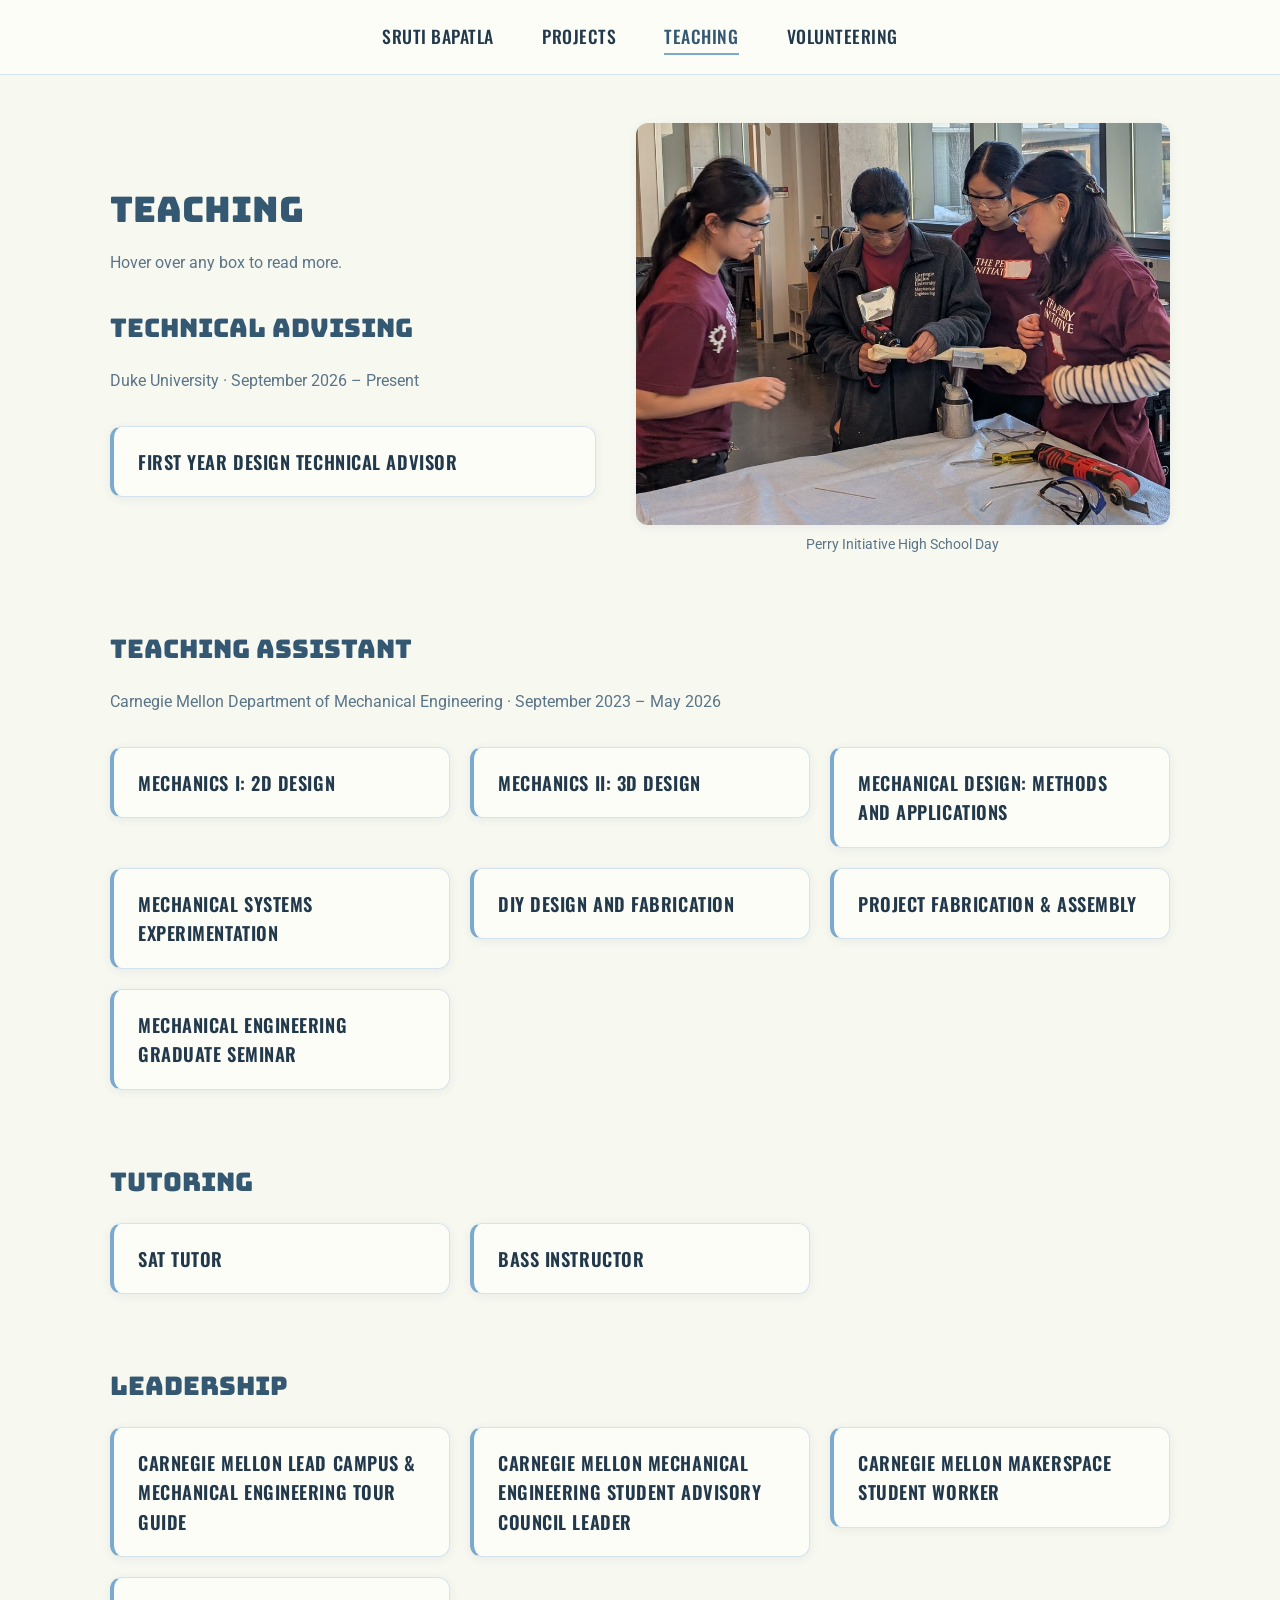
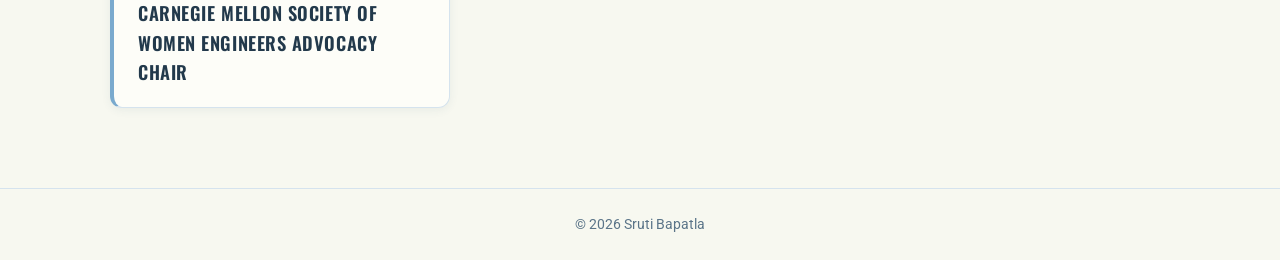
<file: teaching.html>
<!DOCTYPE html>
<html lang="en">
<head>
  <meta charset="UTF-8">
  <meta name="viewport" content="width=device-width, initial-scale=1.0">
  <title>Teaching | Sruti Bapatla</title>
  <link rel="preconnect" href="https://fonts.googleapis.com">
  <link href="https://fonts.googleapis.com/css2?family=Bungee&family=Roboto:wght@400;500;700&family=Oswald:wght@500;600;700&display=swap" rel="stylesheet">
  <link rel="stylesheet" href="styles.css?v=19">
</head>
<body>
  <nav class="site-nav">
    <ul>
      <li><a href="index.html">Sruti Bapatla</a></li>
      <li><a href="projects.html">Projects</a></li>
      <li><a href="teaching.html" class="active">Teaching</a></li>
      <li><a href="volunteering.html">Volunteering</a></li>
    </ul>
  </nav>

  <main>
    <div class="teach-top">
      <div>
        <h1>Teaching</h1>
        <p class="page-intro">Hover over any box to read more.</p>

        <section>
          <h2>Technical Advising</h2>
          <p class="page-intro">Duke University · September 2026 – Present</p>
          <div class="hover-grid">
            <div class="hover-box" tabindex="0">
              <h3>First Year Design Technical Advisor</h3>
              <div class="details"><p>Advise first-year design teams on stakeholder needs, design methodology, and fabrication methods.</p></div>
            </div>
          </div>
        </section>
      </div>

      <figure class="side-photo">
        <img src="images/perry-initiative.jpg" alt="Sruti guiding high school students as they drill into a model bone at a Perry Initiative workshop">
        <figcaption>Perry Initiative High School Day</figcaption>
      </figure>
    </div>

    <!-- EDIT: replace each [Course description] with your longer description -->
    <section class="section">
      <h2>Teaching Assistant</h2>
      <p class="page-intro">Carnegie Mellon Department of Mechanical Engineering · September 2023 – May 2026</p>
      <div class="hover-grid">
        <div class="hover-box" tabindex="0">
          <h3>Mechanics I: 2D Design</h3>
          <div class="details">
            <p class="meta">January 2026 – May 2026</p>
            <p>Created lectures and a hands-on project in which students design and build a four-bar linkage that traces a specified trajectory.</p>
          </div>
        </div>
        <div class="hover-box" tabindex="0">
          <h3>Mechanics II: 3D Design</h3>
          <div class="details">
            <p class="meta">January – May 2024 · January – May 2025</p>
            <ul class="details-list">
              <li>Selected materials for the chair-building project to match students' fabrication skills</li>
              <li>Led CAD and fabrication training sessions</li>
            </ul>
          </div>
        </div>
        <div class="hover-box" tabindex="0">
          <h3>Mechanical Design: Methods and Applications</h3>
          <div class="details">
            <p class="meta">September 2025 – December 2025</p>
            <ul class="details-list">
              <li>Redesigned the course project so students adapt an existing product for people with disabilities, pushing them to research stakeholders in depth</li>
              <li>Managed a team of four undergraduate TAs and standardized grading for fairness and consistency</li>
            </ul>
          </div>
        </div>
        <div class="hover-box" tabindex="0" hidden>
          <h3>Product Design</h3>
          <div class="details"><p class="placeholder-text">[Course description goes here.]</p></div>
        </div>
        <div class="hover-box" tabindex="0">
          <h3>Mechanical Systems Experimentation</h3>
          <div class="details">
            <p class="meta">September 2025 – May 2026</p>
            <p>Built 1-DOF and 2-DOF torsional and rectilinear experiments in Simulink that let students make their own decisions during lab.</p>
          </div>
        </div>
        <div class="hover-box" tabindex="0">
          <h3>DIY Design and Fabrication</h3>
          <div class="details">
            <p class="meta">January 2026 – May 2026</p>
            <p>Led hands-on labs in silicone molding, 3D printing, laser cutting, and foam modeling.</p>
          </div>
        </div>
        <div class="hover-box" tabindex="0">
          <h3>Project Fabrication &amp; Assembly</h3>
          <div class="details"><p>Trained graduate students to safely operate drills, oscillating tools, jigsaws, hole saws, and other power tools.</p></div>
        </div>
        <div class="hover-box" tabindex="0">
          <h3>Mechanical Engineering Graduate Seminar</h3>
          <div class="details"><p>Coordinated and ran the weekly graduate seminar, hosting lectures from visiting professors.</p></div>
        </div>
      </div>
    </section>

    <section class="section">
      <h2>Tutoring</h2>
      <div class="hover-grid">
        <div class="hover-box" tabindex="0">
          <h3>SAT Tutor</h3>
          <div class="details"><p>Designed individualized tutoring plans that raised students' SAT scores by an average of 400 points.</p></div>
        </div>
        <div class="hover-box" tabindex="0">
          <h3>Bass Instructor</h3>
          <div class="details"><p>Designed individualized lesson plans for introductory bass students and taught weekly lessons.</p></div>
        </div>
      </div>
    </section>

    <section class="section">
      <h2>Leadership</h2>
      <div class="hover-grid">
        <div class="hover-box" tabindex="0">
          <h3>Carnegie Mellon Lead Campus &amp; Mechanical Engineering Tour Guide</h3>
          <div class="details"><p>Led personalized campus tours for prospective students and families, and trained new tour guides.</p></div>
        </div>
        <div class="hover-box" tabindex="0">
          <h3>Carnegie Mellon Mechanical Engineering Student Advisory Council Leader</h3>
          <div class="details"><p>Gathered feedback from mechanical engineering students and presented it to faculty to improve the student experience.</p></div>
        </div>
        <div class="hover-box" tabindex="0">
          <h3>Carnegie Mellon Makerspace Student Worker</h3>
          <div class="details"><p>Guided students through fabricating their projects on the waterjet, 3D printers and laser cutters.</p></div>
        </div>
        <div class="hover-box" tabindex="0">
          <h3>Carnegie Mellon Society of Women Engineers Advocacy Chair</h3>
          <div class="details"><p>Organized advocacy events, from voter registration drives to diversity, equity and inclusion programming.</p></div>
        </div>
      </div>
    </section>
  </main>

  <footer>© 2026 Sruti Bapatla</footer>
</body>
</html>
</file>
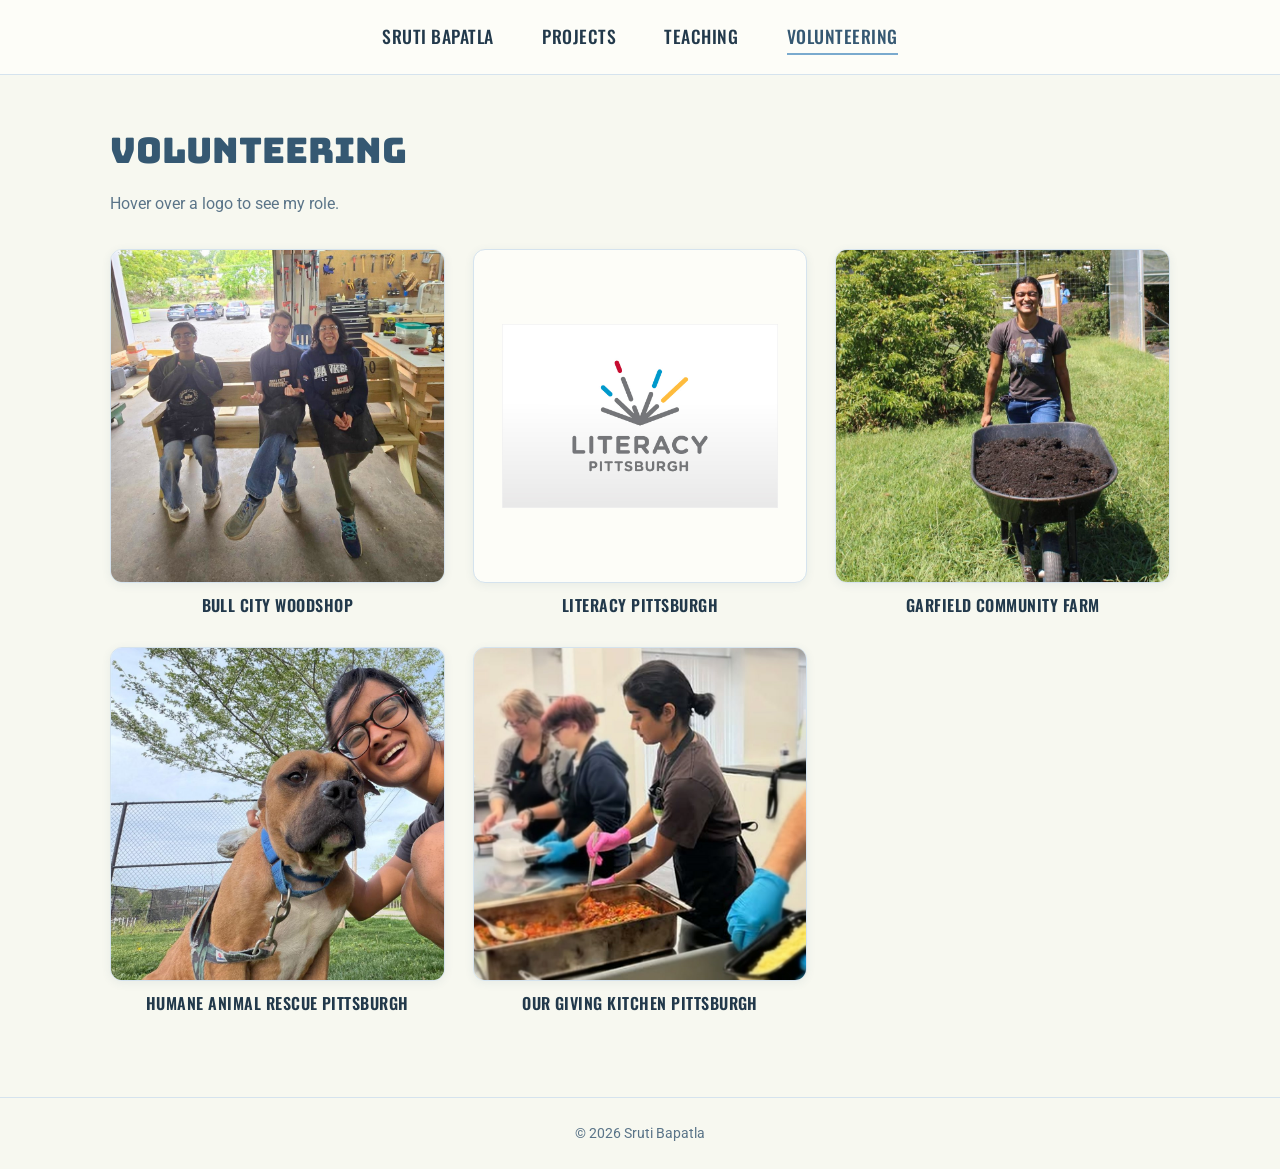
<file: volunteering.html>
<!DOCTYPE html>
<html lang="en">
<head>
  <meta charset="UTF-8">
  <meta name="viewport" content="width=device-width, initial-scale=1.0">
  <title>Volunteering | Sruti Bapatla</title>
  <link rel="preconnect" href="https://fonts.googleapis.com">
  <link href="https://fonts.googleapis.com/css2?family=Bungee&family=Roboto:wght@400;500;700&family=Oswald:wght@500;600;700&display=swap" rel="stylesheet">
  <link rel="stylesheet" href="styles.css?v=19">
</head>
<body>
  <nav class="site-nav">
    <ul>
      <li><a href="index.html">Sruti Bapatla</a></li>
      <li><a href="projects.html">Projects</a></li>
      <li><a href="teaching.html">Teaching</a></li>
      <li><a href="volunteering.html" class="active">Volunteering</a></li>
    </ul>
  </nav>

  <main>
    <h1>Volunteering</h1>
    <p class="page-intro">Hover over a logo to see my role.</p>

    <!--
      EDIT each card:
        - img src: the organization's logo
        - .role: your title and dates
        - the next <p>: description of your role
    -->
    <div class="logo-grid">
      <div>
        <div class="logo-card" tabindex="0">
          <img class="photo" src="images/bcw-photo.jpg" alt="Sruti and two fellow volunteers sitting on a bench they built at Bull City Woodshop">
          <div class="overlay">
            <p class="role">Woodshop Instructor · Sep 2026 – Present</p>
            <p>Teaching adult woodshop classes to build benches that are placed at bus stops across Durham.</p>
          </div>
        </div>
        <p class="logo-name">Bull City Woodshop</p>
      </div>

      <div hidden>
        <div class="logo-card" tabindex="0">
          <!-- EDIT: replace with the Carroll Street Park logo or a photo -->
          <img src="images/placeholder.svg" alt="Carroll Street Park">
          <div class="overlay">
            <p class="role">Volunteer Team Lead · Sep 2026 – Present</p>
            <p>Helping turn a local park into a community space: removing invasive species, researching native plants, leading volunteer teams, partnering with local organizations, and designing open-ended play toys for a range of ages.</p>
          </div>
        </div>
        <p class="logo-name">Carroll Street Park</p>
      </div>

      <div>
        <div class="logo-card" tabindex="0">
          <img src="images/literacypittsburgh.jpg" alt="Literacy Pittsburgh logo">
          <div class="overlay">
            <p class="role">English Tutor · Aug 2023 – Present</p>
            <p>Tutoring a non-native English-speaking adult three times a week, with personalized lesson plans built around what she wants to learn.</p>
          </div>
        </div>
        <p class="logo-name">Literacy Pittsburgh</p>
      </div>

      <div>
        <div class="logo-card" tabindex="0">
          <img class="photo" src="images/garfield-photo.jpg" alt="Sruti pushing a wheelbarrow of compost at Garfield Community Farm">
          <div class="overlay">
            <p class="role">Volunteer · Sep 2025 – May 2026</p>
            <p>Planting, weeding, composting, and permaculture design to support a farm that donates food to the local Pittsburgh community.</p>
          </div>
        </div>
        <p class="logo-name">Garfield Community Farm</p>
      </div>

      <div>
        <div class="logo-card" tabindex="0">
          <img class="photo" src="images/harp-photo.jpg" alt="Sruti taking a selfie with a shelter dog from Humane Animal Rescue Pittsburgh">
          <div class="overlay">
            <p class="role">Dog Walker · Through May 2026</p>
            <p>Walked shelter dogs two hours a week to lower their stress and improve their chances of adoption.</p>
          </div>
        </div>
        <p class="logo-name">Humane Animal Rescue Pittsburgh</p>
      </div>

      <div>
        <div class="logo-card" tabindex="0">
          <img class="photo" src="images/ogk-photo.jpg?v=3" alt="Sruti portioning meals with other volunteers at Our Giving Kitchen">
          <div class="overlay">
            <p class="role">Volunteer · Sep 2025 – May 2026</p>
            <p>Helped prepare food once a week for meals distributed to the Pittsburgh community.</p>
          </div>
        </div>
        <p class="logo-name">Our Giving Kitchen Pittsburgh</p>
      </div>
    </div>
  </main>

  <footer>© 2026 Sruti Bapatla</footer>
</body>
</html>
</file>
<file: styles.css>
/* ===== Fonts =====
   Bungee (headings) and Roboto (body) load from Google Fonts in each page's <head>. */

/* ===== Base ===== */
:root {
  /* Palette */
  --navy: #355872;
  --steel: #7AAACE;
  --sky: #9CD5FF;
  --cream: #F7F8F0;

  --bg: var(--cream);
  --surface: #fdfdf8;
  --text: #22394b;
  --muted: #5a7488;
  --accent: var(--navy);
  --accent-mid: var(--steel);
  --accent-soft: #dcefff;
  --border: #d5e3ee;
  --radius: 12px;
  --shadow: 0 2px 10px rgba(53, 88, 114, 0.08);

  /* Swap these two if you'd rather have the fonts the other way round */
  --font-heading: "Bungee", "Roboto", sans-serif;
  --font-body: "Roboto", -apple-system, "Segoe UI", sans-serif;
  --font-sub: "Oswald", "Roboto", sans-serif; /* blocky all-caps middle font for smaller headings */
}

* { box-sizing: border-box; margin: 0; padding: 0; }

/* Unfinished items are marked hidden in the HTML until they're filled in */
[hidden] { display: none !important; }

body {
  font-family: var(--font-body);
  background: var(--bg);
  color: var(--text);
  line-height: 1.6;
}

h1, h2 {
  font-family: var(--font-heading);
  font-weight: 400; /* Bungee has a single weight; this avoids fake bolding */
}

h3, h4, .site-nav a, .cover-title, .btn, .logo-name {
  font-family: var(--font-sub);
  font-weight: 600;
}

/* Everything set in the middle font is all caps */
h3, h4, .site-nav a, .cover-title, .btn, .logo-name,
.poster-link, .fab-item figcaption, .back-link, .post-table th {
  text-transform: uppercase;
  letter-spacing: 0.03em;
}

h1, h2 { color: var(--navy); }

img { max-width: 100%; display: block; }
a { color: var(--accent); }

/* Text you still need to fill in */
.placeholder-text { color: #8fa3b2; font-style: italic; }

.meta { color: var(--muted); font-size: 0.9rem; }

/* ===== Top navigation ===== */
.site-nav {
  position: sticky;
  top: 0;
  z-index: 10;
  background: var(--surface);
  border-bottom: 1px solid var(--border);
}

.site-nav ul {
  list-style: none;
  display: flex;
  justify-content: center;
  flex-wrap: wrap;
  gap: 8px 48px;
  padding: 22px 16px;
}

.site-nav a {
  color: var(--text);
  text-decoration: none;
  font-size: 1.1rem;
  font-weight: 500;
  padding-bottom: 4px;
  border-bottom: 2px solid transparent;
  transition: border-color 0.2s, color 0.2s;
}

.site-nav a:hover { color: var(--accent-mid); }

.site-nav a.active {
  color: var(--accent);
  border-bottom-color: var(--accent-mid);
}

/* ===== Layout ===== */
main {
  max-width: 1100px;
  margin: 0 auto;
  padding: 48px 20px 80px;
}

h1 { font-size: 2.2rem; margin-bottom: 12px; }
h2 { font-size: 1.6rem; margin-bottom: 20px; }
h3 { font-size: 1.15rem; margin-bottom: 6px; }

.section { margin-top: 72px; }

.page-intro { color: var(--muted); margin-bottom: 32px; }

/* ===== Home: hero ===== */
.hero {
  display: grid;
  grid-template-columns: 340px 1fr;
  gap: 48px;
  align-items: center;
}

.hero-photo img {
  width: 100%;
  aspect-ratio: 1 / 1;
  object-fit: cover;
  object-position: center;
  border-radius: var(--radius);
  box-shadow: var(--shadow);
}

.hero-text p { margin-bottom: 16px; }

.button-row { display: flex; flex-wrap: wrap; gap: 12px; margin-top: 24px; }

.btn {
  display: inline-block;
  padding: 10px 24px;
  border-radius: 999px;
  border: 2px solid var(--accent);
  color: var(--accent);
  background: transparent;
  text-decoration: none;
  font-weight: 600;
  transition: background 0.2s, color 0.2s;
}

.btn:hover, .btn.primary { background: var(--accent); color: var(--cream); }
.btn.primary:hover { background: #2a465b; border-color: #2a465b; }

/* ===== Home: education ===== */
.edu-card {
  background: var(--surface);
  border: 1px solid var(--border);
  border-radius: var(--radius);
  padding: 24px 28px;
  margin-bottom: 20px;
  box-shadow: var(--shadow);
}

.edu-meta { color: var(--muted); font-size: 0.95rem; margin-bottom: 10px; }

/* ===== Projects ===== */
.filter-bar { display: flex; align-items: center; gap: 12px; margin-bottom: 36px; }

.filter-bar label { font-weight: 600; }

.filter-bar select {
  font: inherit;
  padding: 8px 36px 8px 14px;
  border: 1px solid var(--border);
  border-radius: 8px;
  background: var(--surface);
  cursor: pointer;
}

.project-group { display: none; }
.project-group.visible { display: block; }

.project-grid {
  display: grid;
  grid-template-columns: repeat(3, 1fr);
  gap: 32px;
}

.project-card h3 { margin-top: 12px; }

.project-cover {
  position: relative;
  border-radius: var(--radius);
  overflow: hidden;
  background: var(--navy);
  box-shadow: var(--shadow);
}

.project-cover img {
  width: 100%;
  aspect-ratio: 4 / 3;
  object-fit: cover;
  object-position: center;
  transition: opacity 0.3s;
}

.project-cover .cover-title {
  position: absolute;
  left: 0; right: 0; bottom: 0;
  padding: 12px 16px;
  color: #fff;
  font-weight: 600;
  background: linear-gradient(transparent, rgba(53, 88, 114, 0.8));
  transition: opacity 0.3s;
}

.project-cover .overlay {
  position: absolute;
  inset: 0;
  padding: 14px 16px;
  display: flex;
  align-items: center;
  justify-content: center;
  text-align: center;
  color: #fff;
  font-size: 0.85rem;
  line-height: 1.45;
  opacity: 0;
  transition: opacity 0.3s;
}

/* stack paragraphs; scroll if a long description doesn't fit */
.project-cover .overlay { flex-direction: column; gap: 8px; justify-content: safe center; overflow-y: auto; }
.project-cover .overlay:has(p + p) { font-size: 0.78rem; line-height: 1.36; padding: 10px 14px; }
.project-cover:hover img { opacity: 0.2; }
.project-cover:hover .cover-title { opacity: 0; }
.project-cover:hover .overlay { opacity: 1; }
.project-cover .overlay .placeholder-text { color: #e8ecee; }

.skills { display: flex; flex-wrap: wrap; gap: 6px; margin-top: 10px; list-style: none; }

.skills li {
  font-size: 0.8rem;
  padding: 3px 10px;
  border-radius: 999px;
  background: var(--accent-soft);
  color: var(--accent);
}

/* ===== Teaching ===== */
/* Teaching: photo beside the top section */
.teach-top {
  display: grid;
  grid-template-columns: minmax(0, 1fr) minmax(0, 1.1fr);
  gap: 40px;
  align-items: center;
}

.side-photo { margin: 0; }
.side-photo img { width: 100%; border-radius: var(--radius); box-shadow: var(--shadow); }
.side-photo figcaption { margin-top: 8px; text-align: center; color: var(--muted); font-size: 0.9rem; }

@media (max-width: 800px) {
  .teach-top { grid-template-columns: 1fr; gap: 24px; }
}

.hover-grid {
  display: grid;
  grid-template-columns: repeat(auto-fill, minmax(300px, 1fr));
  gap: 20px;
  align-items: start;
}

.hover-box {
  background: var(--surface);
  border: 1px solid var(--border);
  border-left: 4px solid var(--accent-mid);
  border-radius: var(--radius);
  padding: 20px 24px;
  box-shadow: var(--shadow);
  transition: transform 0.2s, box-shadow 0.2s;
}

.hover-box:hover { transform: translateY(-2px); box-shadow: 0 6px 18px rgba(53, 88, 114, 0.15); }

.hover-box h3 { margin-bottom: 0; }

.hover-box .details {
  max-height: 0;
  overflow: hidden;
  opacity: 0;
  transition: max-height 0.35s ease, opacity 0.3s, margin 0.3s;
}

.hover-box:hover .details,
.hover-box:focus-within .details {
  max-height: 400px;
  opacity: 1;
  margin-top: 12px;
}

.details-list { padding-left: 18px; }
.details-list li { margin-bottom: 4px; }
.hover-box .details .meta { margin-bottom: 6px; }

.hover-hint { color: var(--muted); font-size: 0.85rem; margin-top: 4px; }

/* ===== Volunteering ===== */
.logo-grid {
  display: grid;
  grid-template-columns: repeat(auto-fill, minmax(280px, 1fr));
  gap: 28px;
}

.logo-card {
  position: relative;
  aspect-ratio: 1 / 1;
  background: var(--surface);
  border: 1px solid var(--border);
  border-radius: var(--radius);
  overflow: hidden;
  box-shadow: var(--shadow);
}

.logo-card img {
  width: 100%;
  height: 100%;
  object-fit: contain;
  object-position: center;
  padding: 28px;
  transition: opacity 0.3s;
}

.logo-card img.photo { object-fit: cover; padding: 0; }

.logo-card .overlay {
  position: absolute;
  inset: 0;
  padding: 24px;
  display: flex;
  flex-direction: column;
  justify-content: center;
  text-align: center;
  background: rgba(53, 88, 114, 0.93);
  color: #fff;
  opacity: 0;
  transition: opacity 0.3s;
}

.logo-card .overlay .role { font-weight: 600; margin-bottom: 8px; opacity: 0.9; }
.logo-card .overlay .placeholder-text { color: var(--sky); }

.logo-card:hover .overlay { opacity: 1; }
.logo-card:hover img { opacity: 0.15; }

.logo-name { text-align: center; margin-top: 10px; font-weight: 600; }

/* ===== Home: honors ===== */
.honors-list { list-style: none; display: grid; gap: 12px; }

.honors-list li {
  background: var(--surface);
  border: 1px solid var(--border);
  border-left: 4px solid var(--sky);
  border-radius: var(--radius);
  padding: 14px 20px;
}

.honors-list strong { color: var(--navy); }

.project-card .meta { margin-top: 2px; }

.poster-link {
  display: inline-block;
  margin-top: 6px;
  font-family: var(--font-sub);
  font-weight: 600;
  font-size: 0.9rem;
  text-decoration: none;
  border-bottom: 2px solid var(--sky);
}

.poster-link:hover { border-bottom-color: var(--navy); }

/* Featured: two larger cards, centered */
.project-grid.featured-grid {
  grid-template-columns: repeat(auto-fit, minmax(0, 440px));   /* centers however many featured cards are shown */
  justify-content: center;
  gap: 40px;
}

.featured-grid .project-card h3 { font-size: 1.25rem; }

@media (max-width: 700px) {
  .project-grid.featured-grid { grid-template-columns: 1fr; }
}

/* Featured cards link to their write-up */
.card-link { color: inherit; text-decoration: none; display: block; }
.card-link:hover h3 { color: var(--steel); }

/* ===== Fabrication Fun gallery ===== */
.fab-gallery {
  display: grid;
  grid-template-columns: repeat(3, minmax(0, 1fr));   /* always three per row */
  gap: 24px;
  align-items: start;
}

.fab-item {
  margin: 0;
  border-radius: var(--radius);
  background: var(--navy);
  overflow: hidden;
  box-shadow: var(--shadow);
  outline: none;
}

.fab-item img {
  width: 100%;
  aspect-ratio: 1 / 1;
  object-fit: cover;
  transition: transform 0.3s, opacity 0.3s;
}

.fab-item figcaption {
  padding: 10px 14px 12px;
  color: var(--cream);
  font-family: var(--font-sub);
  font-weight: 600;
}

.fab-item figcaption.placeholder-text { color: var(--sky); }

.fab-item .skills {
  max-height: 0;
  opacity: 0;
  margin: 0;
  padding: 0 14px;
  overflow: hidden;
  transform: translateY(-6px);
  transition: max-height 0.3s, opacity 0.3s, transform 0.3s, padding 0.3s;
}

.fab-item .skills li { background: var(--sky); color: var(--navy); }

.fab-item:hover img,
.fab-item:focus img { transform: scale(0.92); opacity: 0.55; }

.fab-item:hover .skills,
.fab-item:focus .skills {
  max-height: 200px;
  opacity: 1;
  transform: none;
  padding: 0 14px 14px;
}

/* ===== Blog-style project pages ===== */
.post { max-width: 760px; }

.back-link {
  display: inline-block;
  margin-bottom: 28px;
  font-family: var(--font-sub);
  font-weight: 600;
  text-decoration: none;
}

.back-link:hover { color: var(--steel); }

.post-header { margin-bottom: 28px; }
.post-header h1 { margin-bottom: 6px; }

.post-kicker {
  text-transform: uppercase;
  letter-spacing: 0.08em;
  font-size: 0.8rem;
  font-weight: 600;
  color: var(--steel);
  margin-bottom: 6px;
}

.post-hero {
  width: 100%;
  max-height: 460px;
  object-fit: cover;
  object-position: center;
  border-radius: var(--radius);
  box-shadow: var(--shadow);
  margin-bottom: 40px;
}

.post-section { margin-bottom: 40px; }
.post-section h2 { font-size: 1.35rem; margin-bottom: 10px; }
.post-section p { margin-bottom: 14px; font-size: 1.05rem; }

.post-figure { margin: 24px 0; }

.post-figure img {
  width: 100%;
  border-radius: var(--radius);
  box-shadow: var(--shadow);
}

.post-figure figcaption {
  margin-top: 8px;
  font-size: 0.9rem;
  color: var(--muted);
  text-align: center;
}

.post-hero.contain { object-fit: contain; background: #fff; }

.post-subtitle { font-size: 1.15rem; color: var(--muted); margin-bottom: 6px; }

/* Key numbers */
.stat-row {
  display: grid;
  grid-template-columns: repeat(4, 1fr);
  gap: 12px;
  margin-top: 18px;
}

.stat {
  background: var(--surface);
  border: 1px solid var(--border);
  border-radius: var(--radius);
  padding: 14px 16px;
  display: flex;
  flex-direction: column;
  gap: 4px;
}

.stat-num { font-family: var(--font-sub); font-weight: 700; font-size: 1.25rem; color: var(--navy); }
.stat-label { font-size: 0.85rem; color: var(--muted); line-height: 1.35; }

/* Worked calculation */
.calc {
  background: var(--navy);
  color: var(--cream);
  border-radius: var(--radius);
  padding: 6px 20px;
  margin: 14px 0;
}

.calc div {
  display: flex;
  justify-content: space-between;
  flex-wrap: wrap;
  gap: 4px 16px;
  padding: 10px 0;
  border-bottom: 1px solid rgba(156, 213, 255, 0.25);
}

.calc div:last-child { border-bottom: none; }
.calc span { color: var(--sky); font-size: 0.9rem; }
.calc strong { font-weight: 600; }

@media (max-width: 700px) {
  .stat-row { grid-template-columns: repeat(2, 1fr); }
}

/* Password-protected project */
.lock-card {
  background: var(--surface);
  border: 1px solid var(--border);
  border-radius: var(--radius);
  box-shadow: var(--shadow);
  padding: 32px;
  max-width: 560px;
}

.lock-card h1 { margin-bottom: 12px; }

.lock-form { display: flex; flex-wrap: wrap; gap: 10px; margin-top: 18px; }

.lock-form input {
  flex: 1 1 200px;
  font: inherit;
  padding: 10px 16px;
  border: 1px solid var(--border);
  border-radius: 999px;
  background: #fff;
  color: var(--text);
}

.lock-form input:focus { outline: 2px solid var(--steel); outline-offset: 1px; }
.lock-form .btn { cursor: pointer; font: inherit; font-weight: 600; }

.lock-msg { margin-top: 12px; min-height: 1.5em; color: var(--muted); font-size: 0.95rem; }

.visually-hidden {
  position: absolute; width: 1px; height: 1px; overflow: hidden;
  clip: rect(0 0 0 0); white-space: nowrap;
}

.post-figure.narrow { max-width: 420px; margin-left: auto; margin-right: auto; }

.post-section h3 { margin: 28px 0 10px; color: var(--navy); }

/* Text beside a picture; stacks on phones */
.post-split {
  display: grid;
  grid-template-columns: 1.3fr 1fr;
  gap: 28px;
  align-items: center;
}

.post-split .post-figure { margin: 0; }

/* Image grids */
.post-grid {
  display: grid;
  grid-template-columns: repeat(3, 1fr);
  gap: 14px;
  margin: 18px 0;
}

.post-grid.two { grid-template-columns: repeat(2, 1fr); }
.post-grid.four { grid-template-columns: repeat(4, 1fr); }

.post-grid figure { margin: 0; }

.post-grid img {
  width: 100%;
  aspect-ratio: 1 / 1;
  object-fit: contain;
  object-position: center;
  background: #fff;
  border-radius: 10px;
  border: 1px solid var(--border);
  padding: 6px;
}

.post-grid figcaption {
  margin-top: 6px;
  font-size: 0.82rem;
  color: var(--muted);
  text-align: center;
}

.post-callout {
  background: var(--accent-soft);
  border-radius: var(--radius);
  padding: 14px 18px;
}

.post-cite { font-size: 0.8rem !important; color: var(--muted); }
.post-note { font-size: 0.85rem !important; color: var(--muted); margin-top: 10px; }

/* Requirement cards */
.req-grid {
  display: grid;
  grid-template-columns: repeat(2, 1fr);
  gap: 14px;
  margin-top: 16px;
}

.req-card {
  background: var(--surface);
  border: 1px solid var(--border);
  border-radius: var(--radius);
  padding: 16px 20px;
}

.req-card.focus { background: var(--accent-soft); border-color: var(--sky); }
.req-card h3 { margin: 0 0 8px; font-size: 1.05rem; }
.req-card ul, .pros-cons ul, .post-list { padding-left: 18px; }
.req-card li, .pros-cons li, .post-list li { margin-bottom: 4px; }

/* Concept blocks */
.concept {
  background: var(--surface);
  border: 1px solid var(--border);
  border-radius: var(--radius);
  padding: 4px 22px 18px;
  margin: 20px 0;
}

.concept h3 { margin-top: 18px; }

.pros-cons {
  display: grid;
  grid-template-columns: 1fr 1fr;
  gap: 18px;
}

.pros-cons h4 { font-family: var(--font-sub); color: var(--steel); margin-bottom: 4px; }

/* Table */
.post-table {
  width: 100%;
  border-collapse: collapse;
  margin: 10px 0 12px;
  font-size: 0.95rem;
  background: var(--surface);
  border-radius: var(--radius);
  overflow: hidden;
}

.post-table th, .post-table td { padding: 10px 12px; text-align: center; border-bottom: 1px solid var(--border); }
.post-table th { background: var(--navy); color: var(--cream); font-family: var(--font-sub); font-weight: 600; }
.post-table td:first-child { font-weight: 600; text-align: left; }

/* Quote */
.post-quote {
  margin: 28px 0 14px;
  padding: 20px 24px;
  border-radius: var(--radius);
  background: var(--navy);
  color: var(--cream);
  font-size: 1.1rem;
  font-style: italic;
}

.post-quote span { display: block; margin-top: 8px; font-size: 0.85rem; font-style: normal; color: var(--sky); }

@media (max-width: 700px) {
  .post-split, .pros-cons, .req-grid { grid-template-columns: 1fr; }
  .post-grid, .post-grid.four { grid-template-columns: repeat(2, 1fr); }
  .table-wrap { overflow-x: auto; }
}

/* ===== Footer ===== */
footer {
  text-align: center;
  color: var(--muted);
  font-size: 0.9rem;
  padding: 24px;
  border-top: 1px solid var(--border);
}

/* ===== Responsive ===== */
@media (max-width: 900px) {
  .project-grid { grid-template-columns: repeat(2, 1fr); }
}

@media (max-width: 700px) {
  .fab-gallery { gap: 10px; }
  .fab-item figcaption { font-size: 0.8rem; padding: 6px 8px 8px; }
  .fab-item .skills li { font-size: 0.65rem; padding: 2px 6px; }
  .hero { grid-template-columns: 1fr; }
  .hero-photo { max-width: 320px; margin: 0 auto; }
  .project-grid { grid-template-columns: 1fr; }
  .site-nav ul { gap: 8px 24px; }
}
</file>
